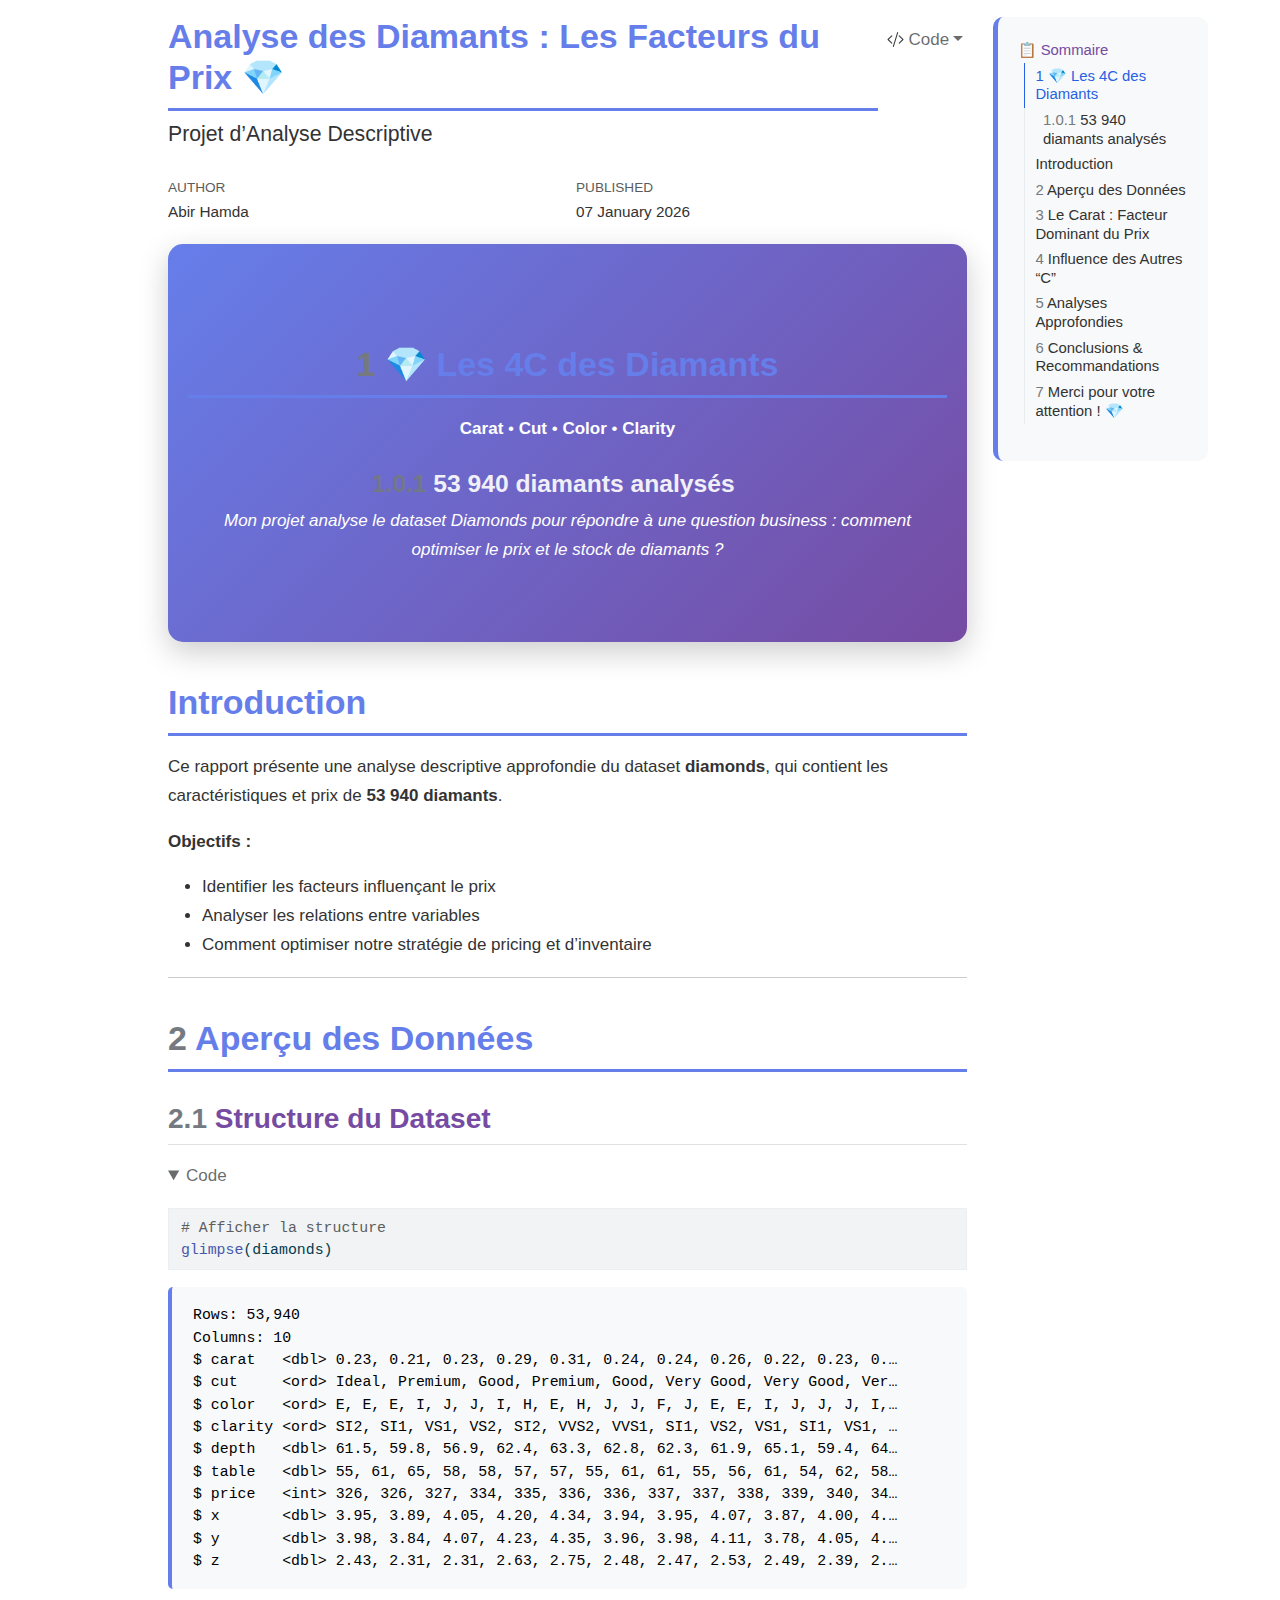
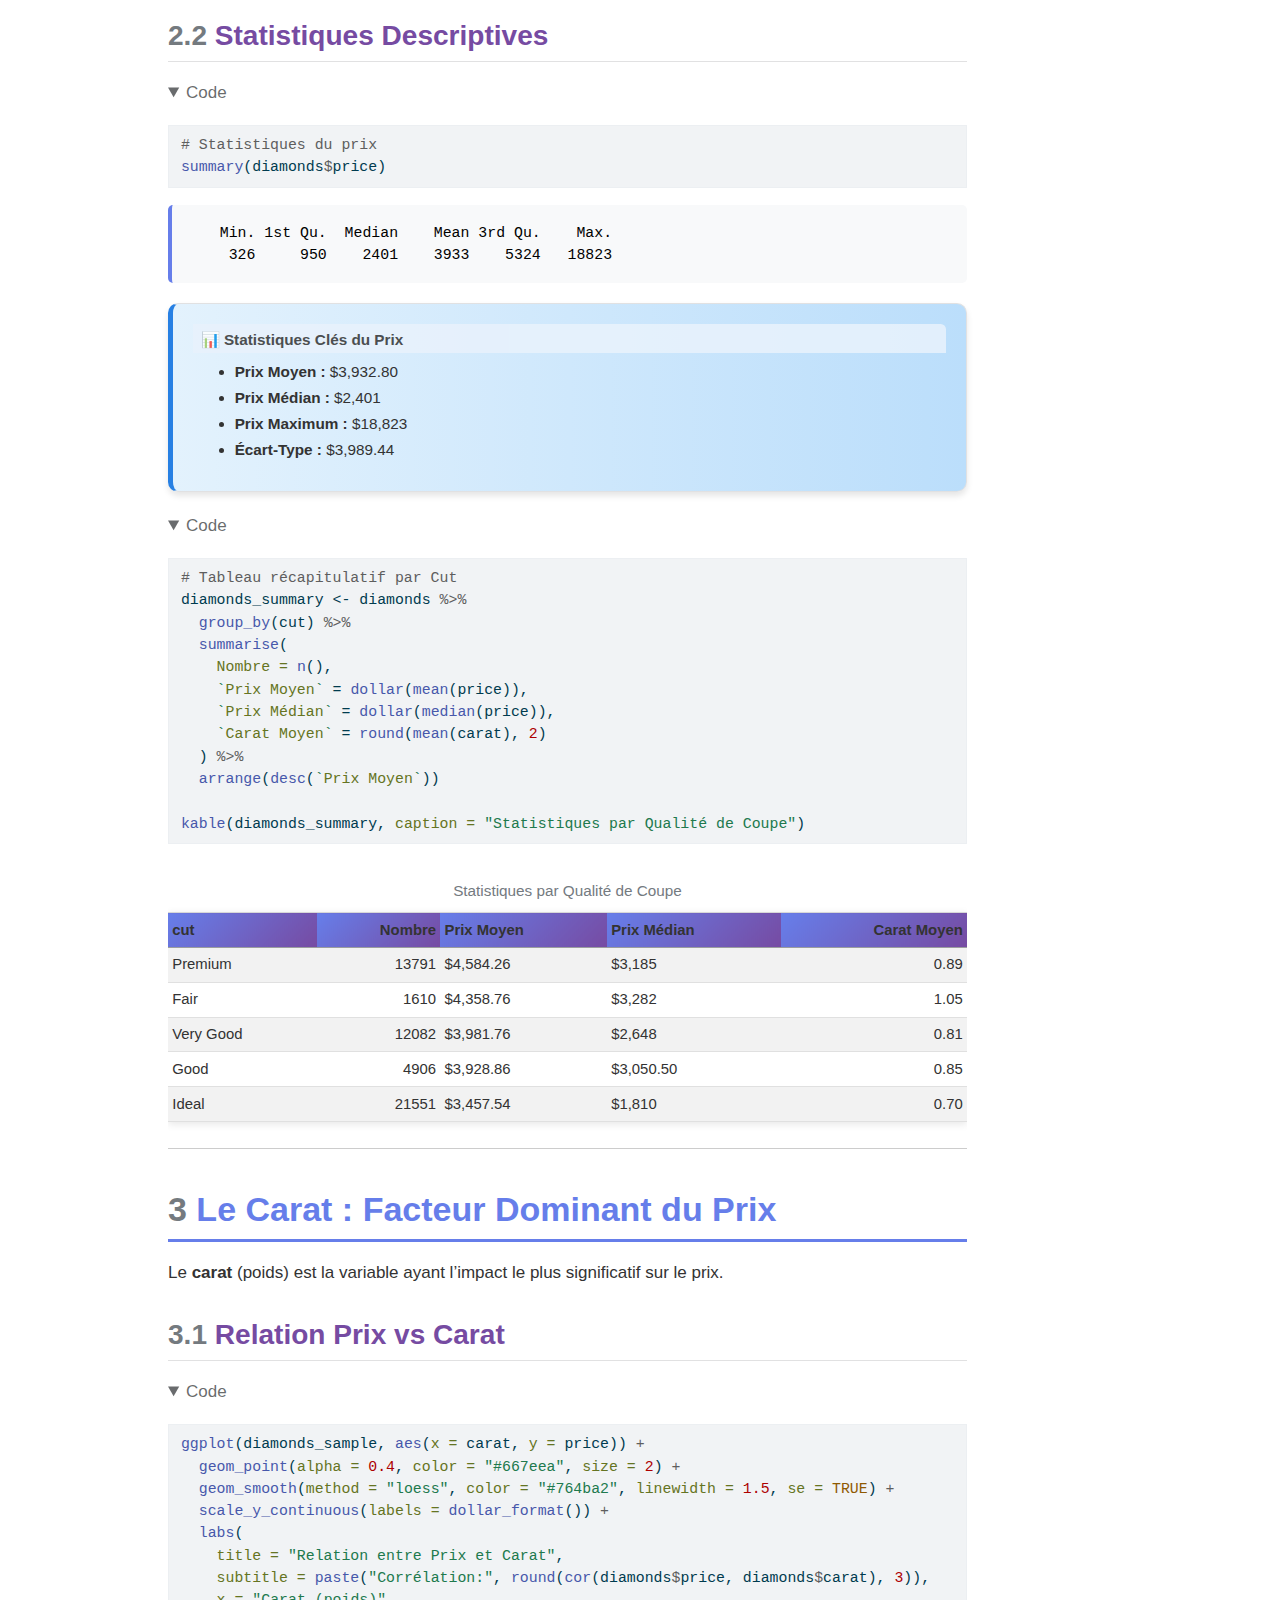
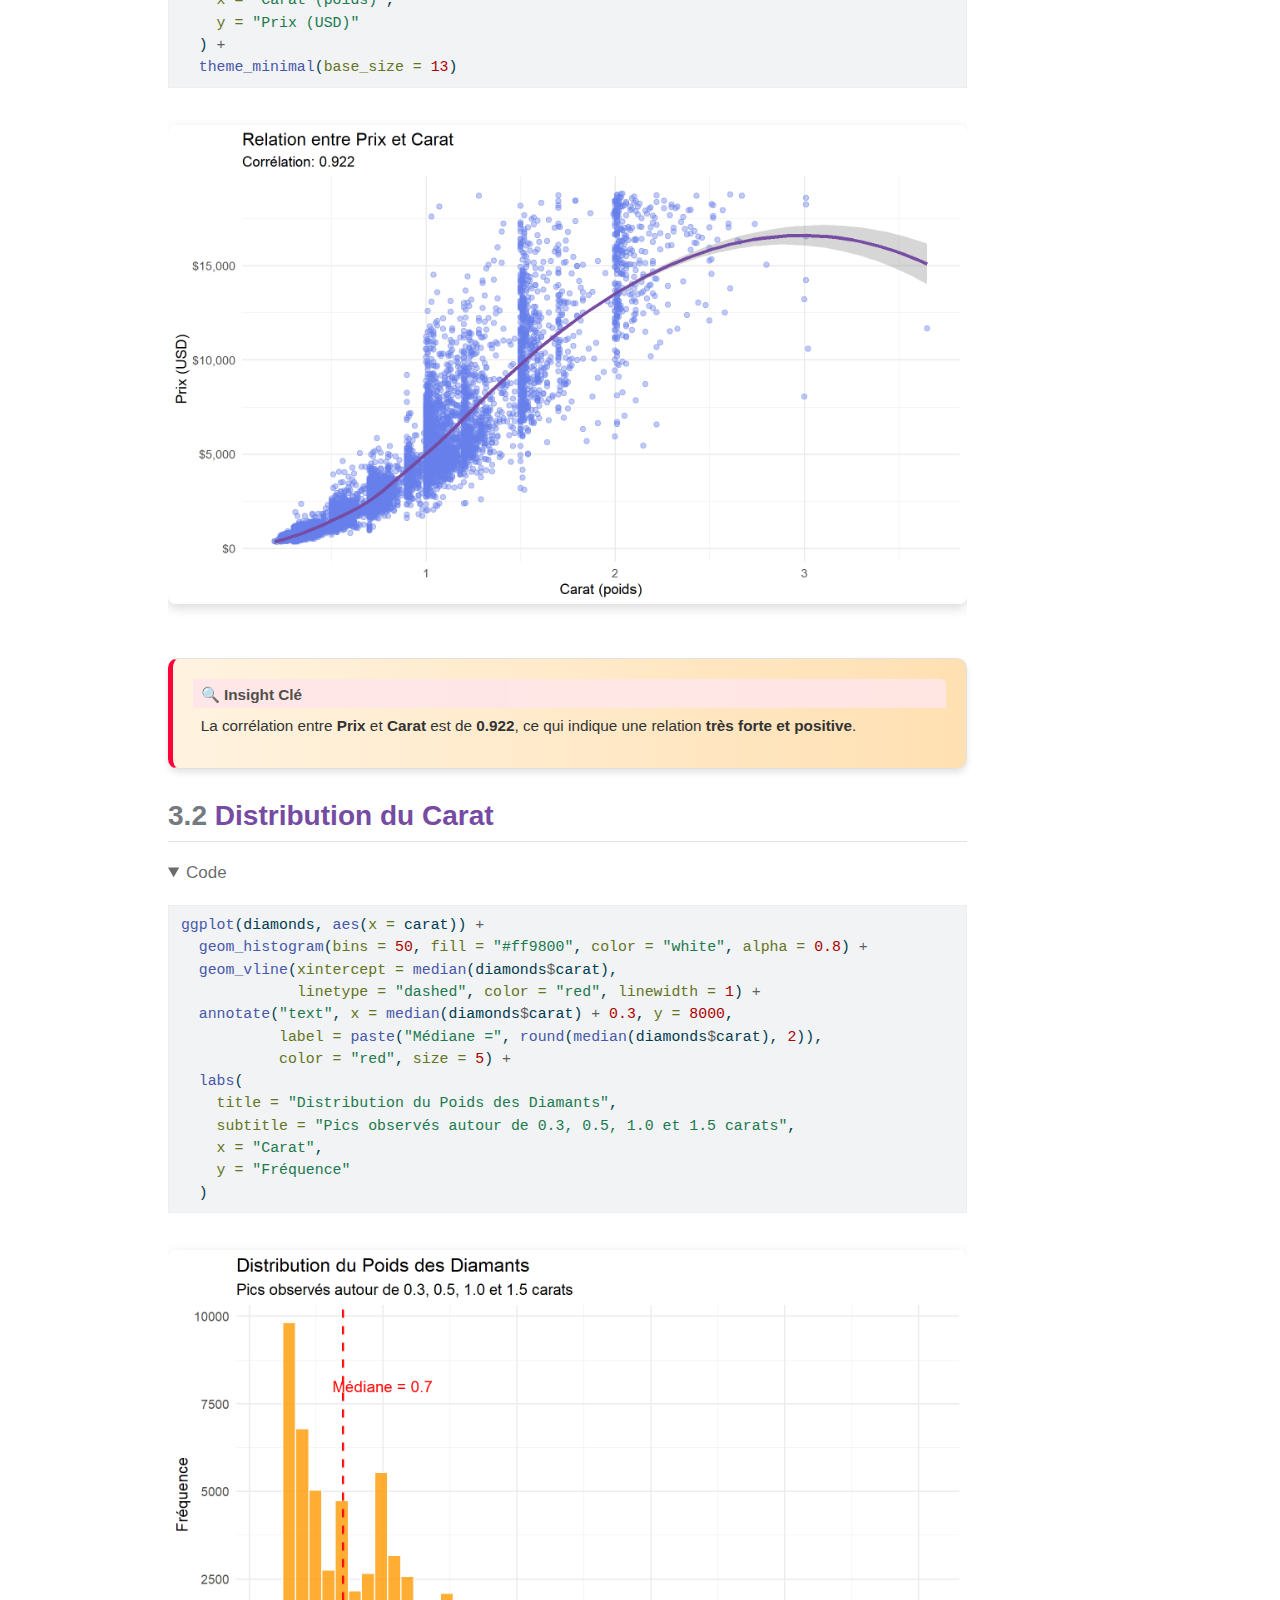
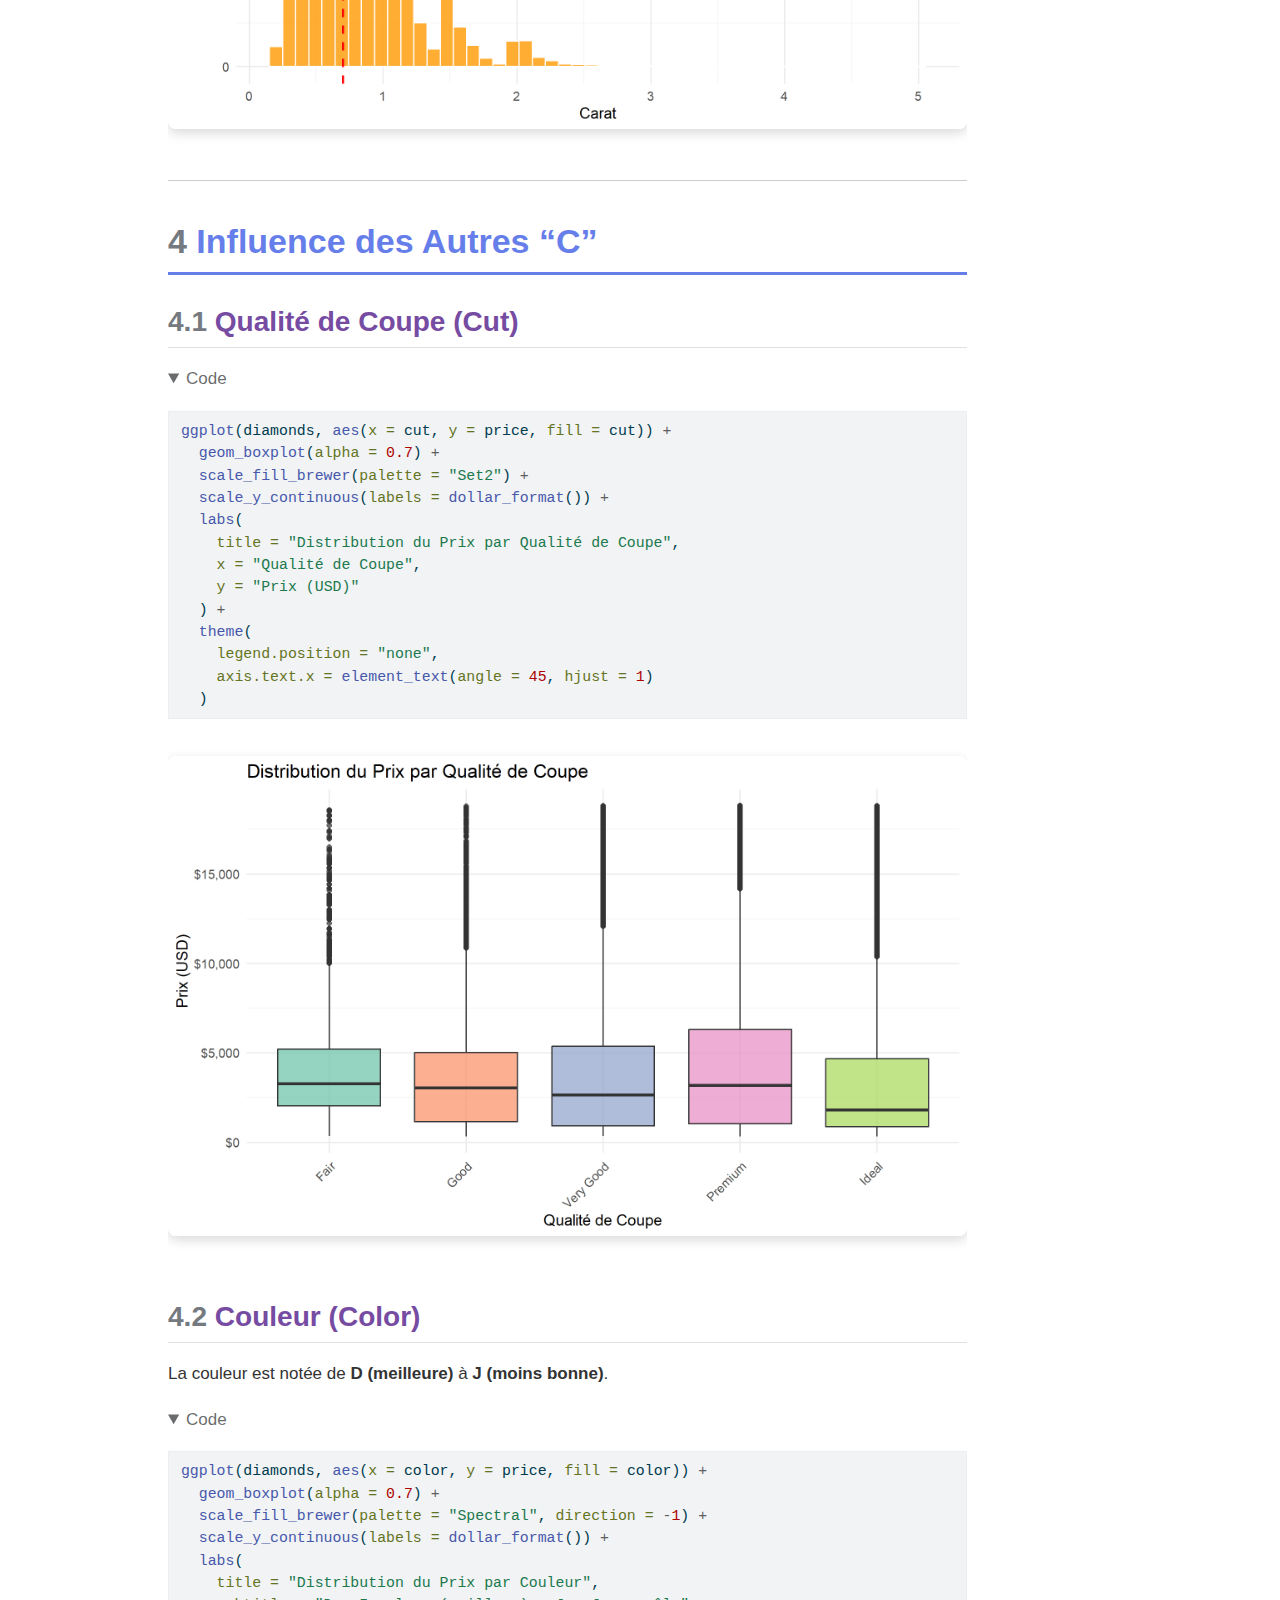
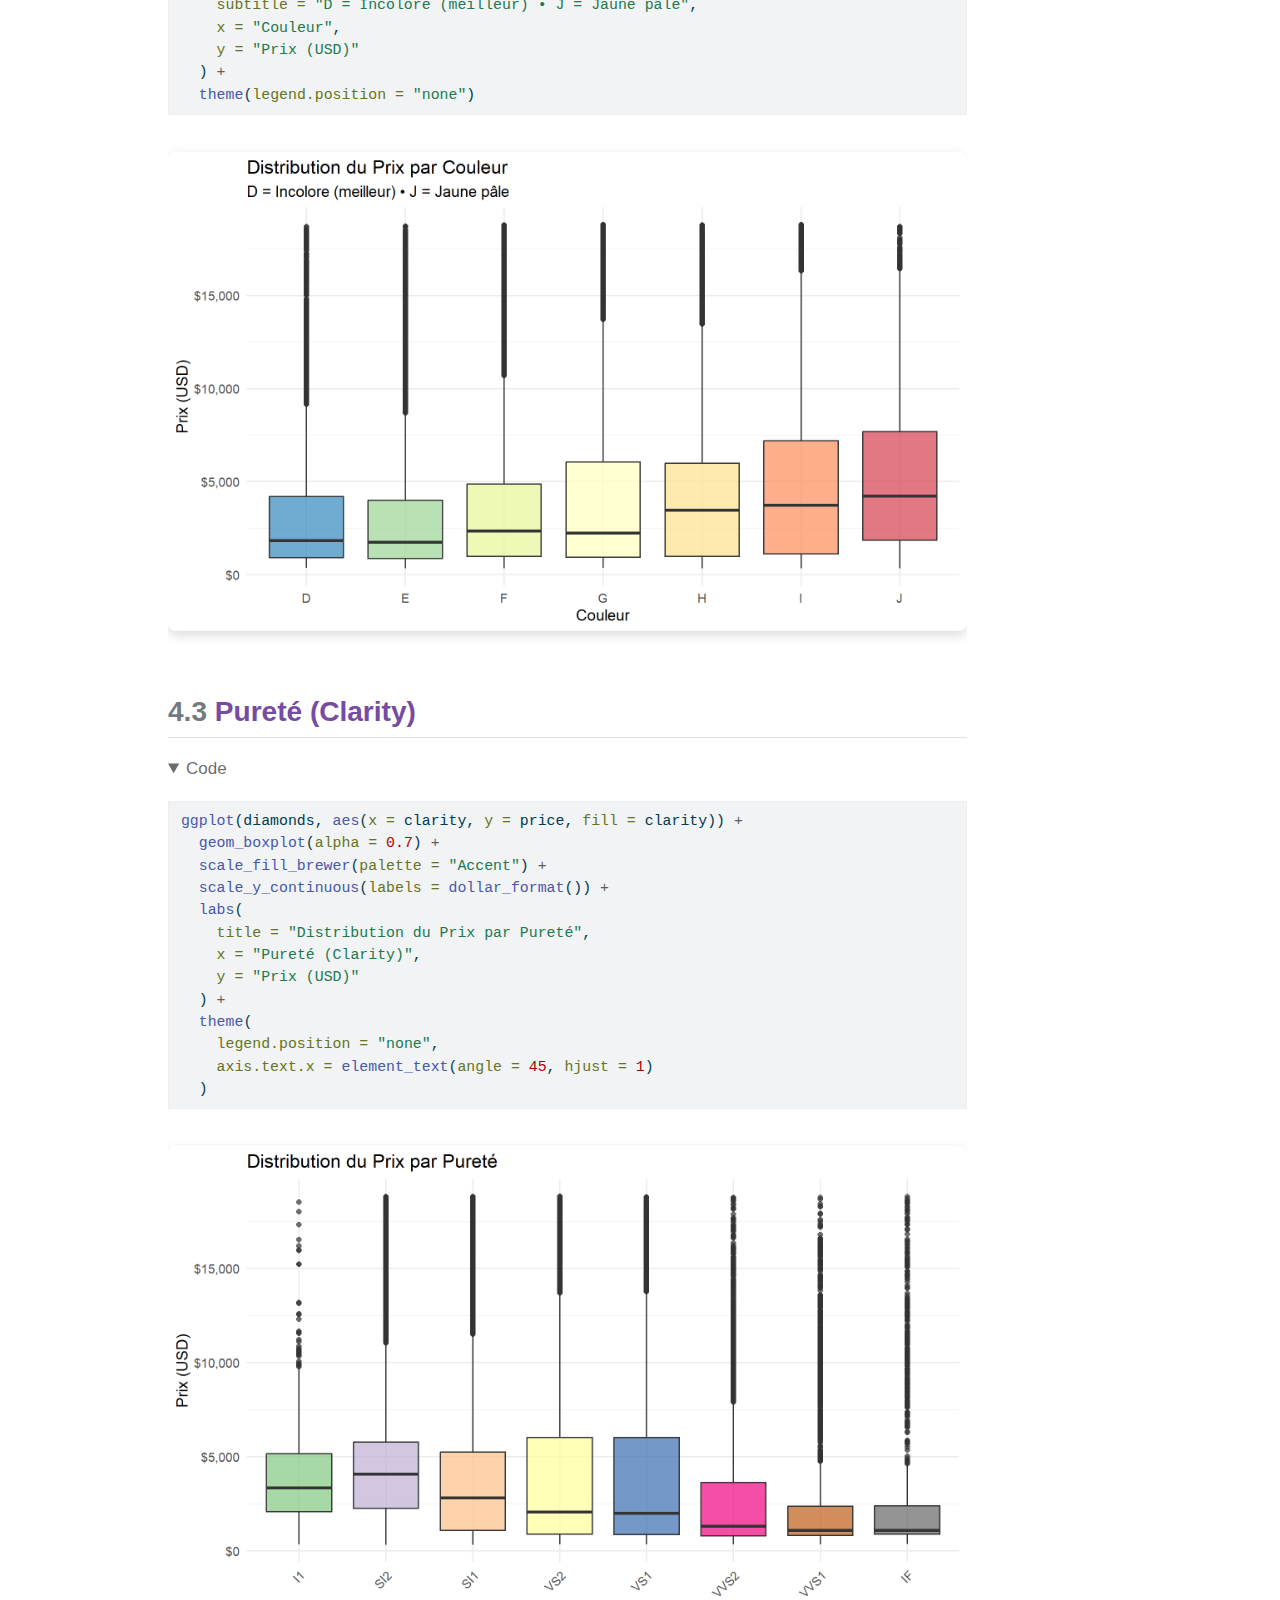
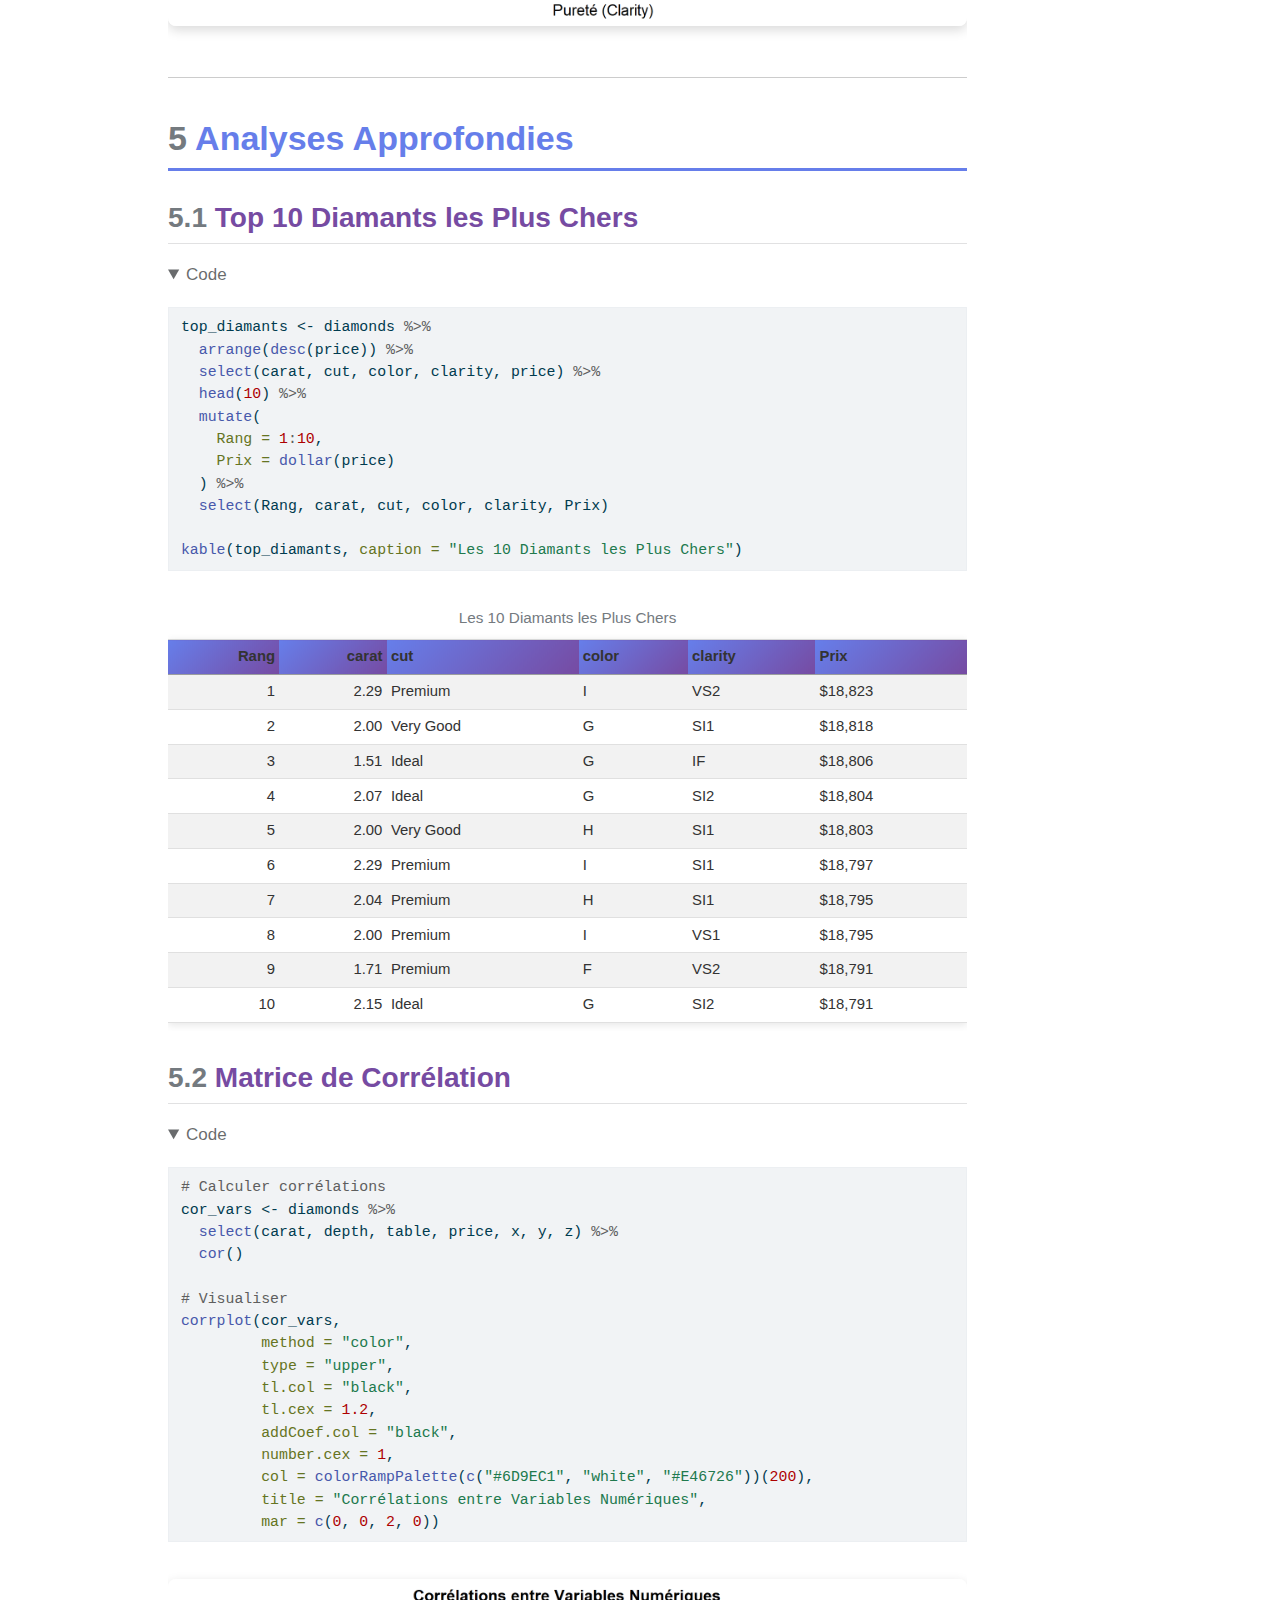
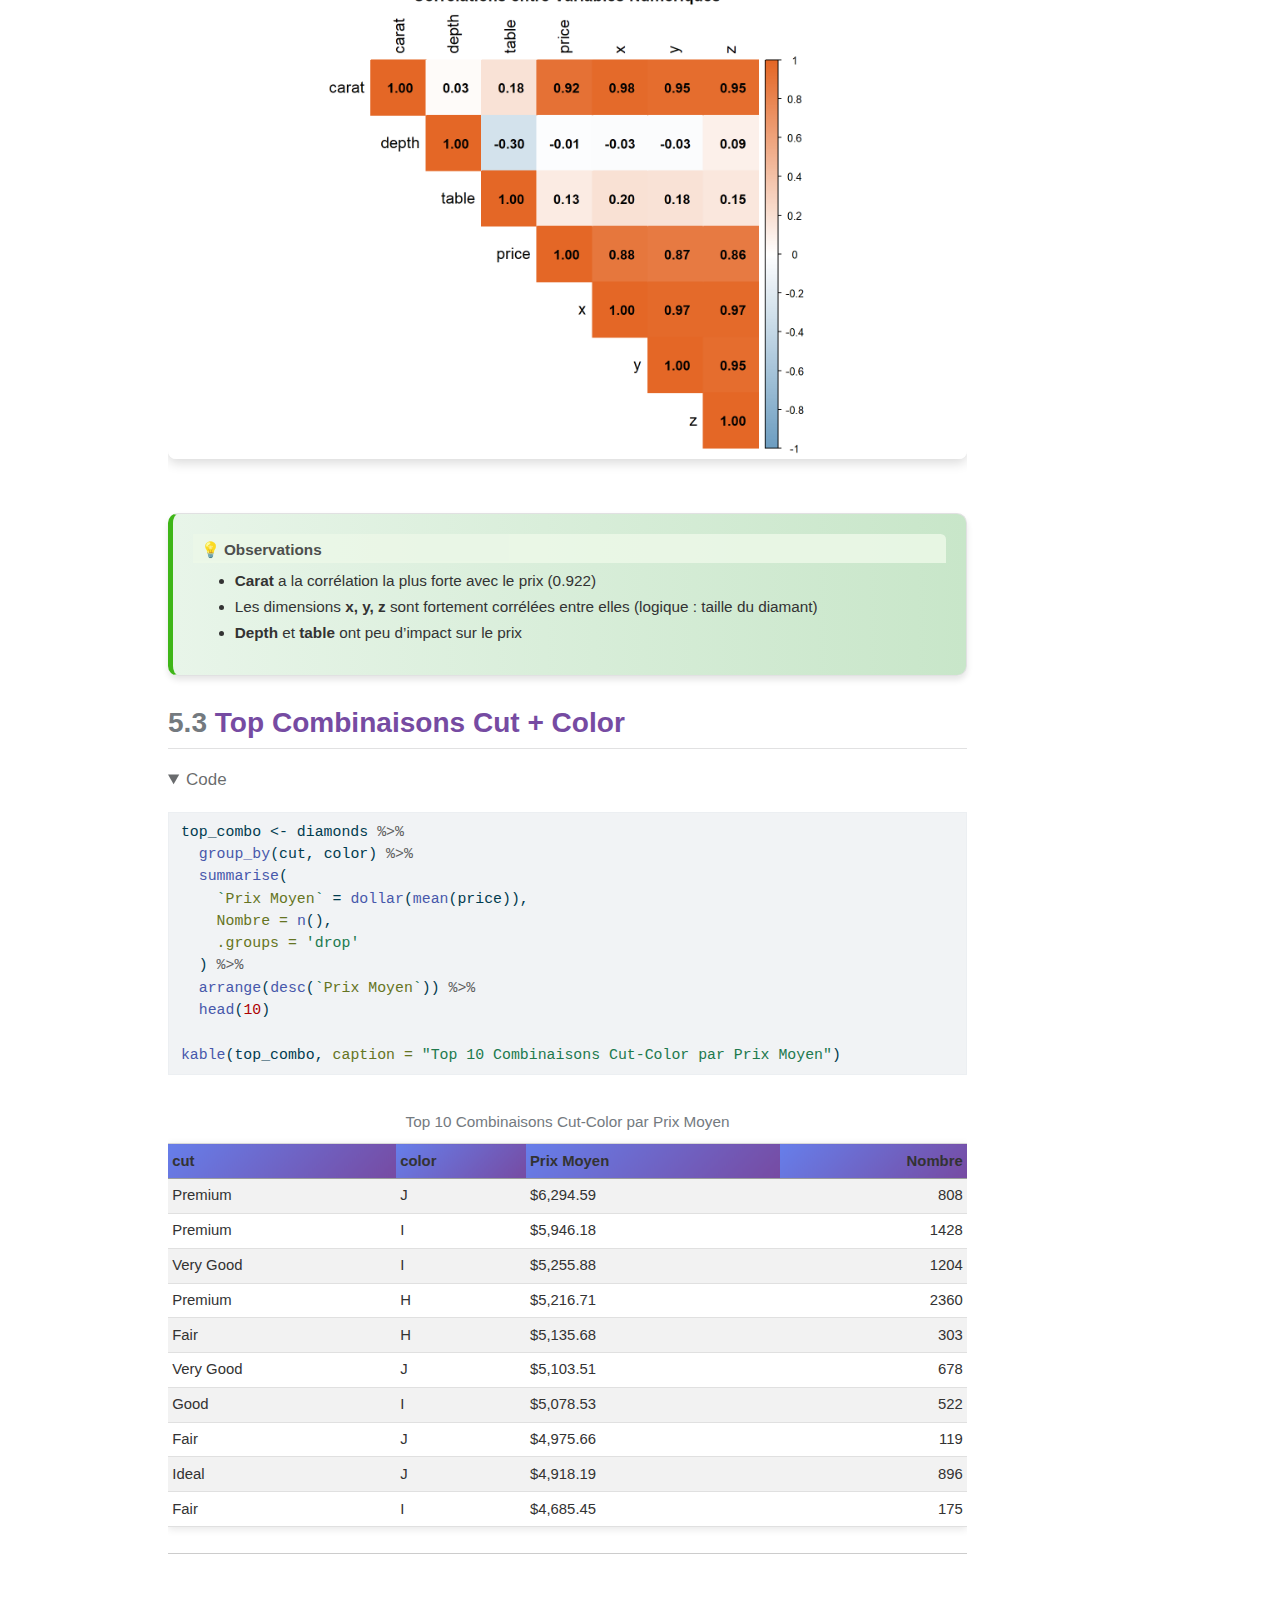
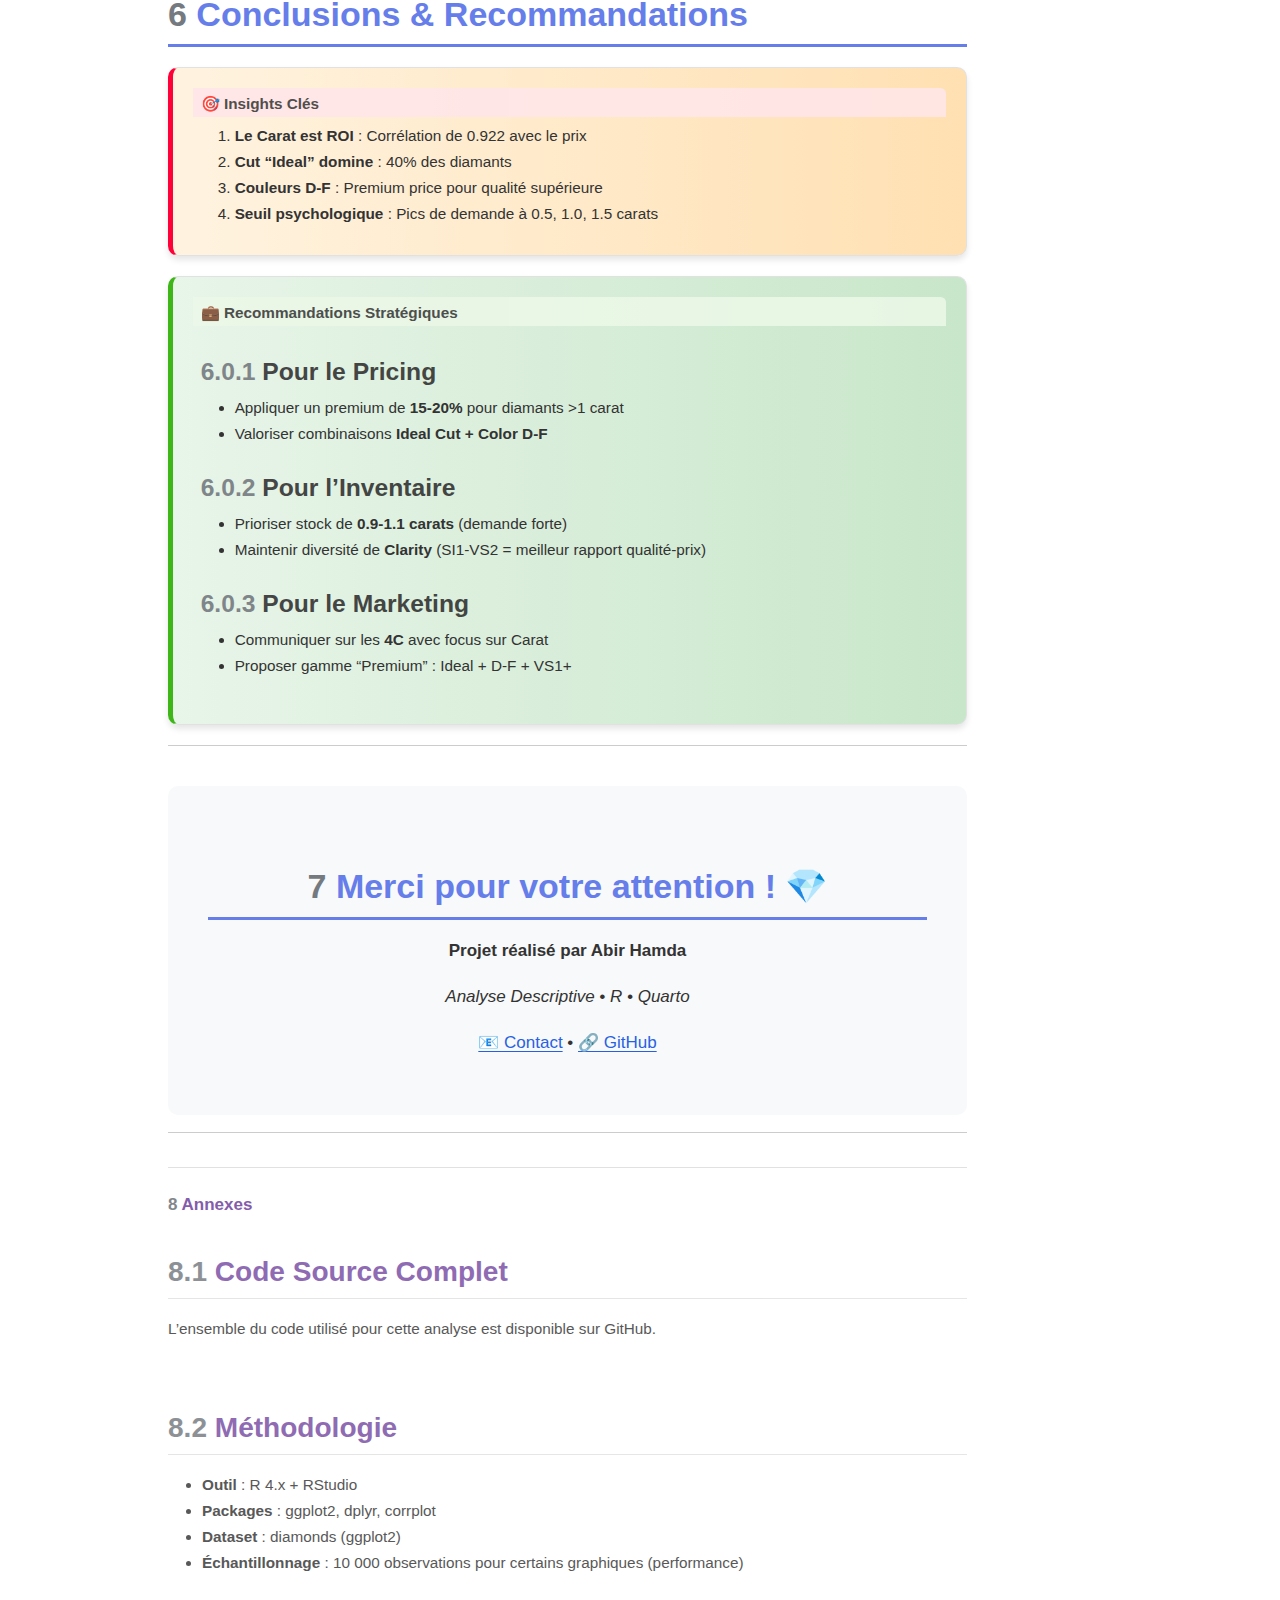
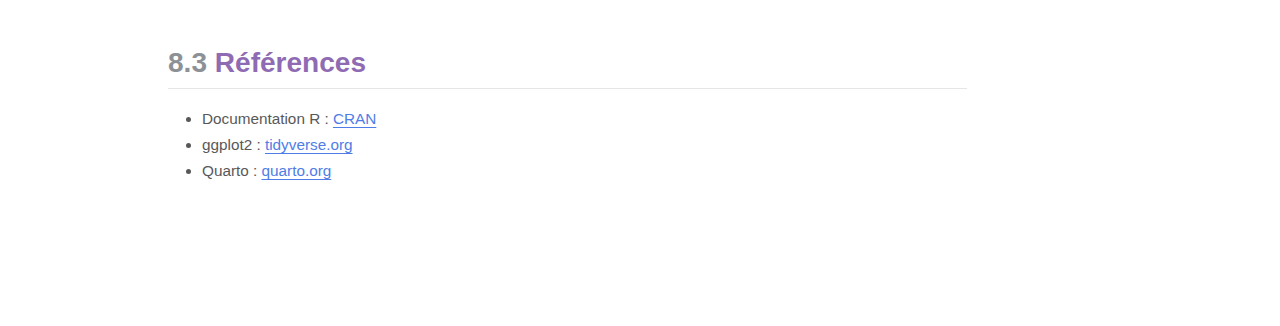
<file: index.html>
<!DOCTYPE html>
<html xmlns="http://www.w3.org/1999/xhtml" lang="en" xml:lang="en"><head>

<meta charset="utf-8">
<meta name="generator" content="quarto-1.8.26">

<meta name="viewport" content="width=device-width, initial-scale=1.0, user-scalable=yes">

<meta name="author" content="Abir Hamda">
<meta name="dcterms.date" content="2026-01-07">

<title>Analyse des Diamants : Les Facteurs du Prix 💎</title>
<style>
code{white-space: pre-wrap;}
span.smallcaps{font-variant: small-caps;}
div.columns{display: flex; gap: min(4vw, 1.5em);}
div.column{flex: auto; overflow-x: auto;}
div.hanging-indent{margin-left: 1.5em; text-indent: -1.5em;}
ul.task-list{list-style: none;}
ul.task-list li input[type="checkbox"] {
  width: 0.8em;
  margin: 0 0.8em 0.2em -1em; /* quarto-specific, see https://github.com/quarto-dev/quarto-cli/issues/4556 */ 
  vertical-align: middle;
}
/* CSS for syntax highlighting */
html { -webkit-text-size-adjust: 100%; }
pre > code.sourceCode { white-space: pre; position: relative; }
pre > code.sourceCode > span { display: inline-block; line-height: 1.25; }
pre > code.sourceCode > span:empty { height: 1.2em; }
.sourceCode { overflow: visible; }
code.sourceCode > span { color: inherit; text-decoration: inherit; }
div.sourceCode { margin: 1em 0; }
pre.sourceCode { margin: 0; }
@media screen {
div.sourceCode { overflow: auto; }
}
@media print {
pre > code.sourceCode { white-space: pre-wrap; }
pre > code.sourceCode > span { text-indent: -5em; padding-left: 5em; }
}
pre.numberSource code
  { counter-reset: source-line 0; }
pre.numberSource code > span
  { position: relative; left: -4em; counter-increment: source-line; }
pre.numberSource code > span > a:first-child::before
  { content: counter(source-line);
    position: relative; left: -1em; text-align: right; vertical-align: baseline;
    border: none; display: inline-block;
    -webkit-touch-callout: none; -webkit-user-select: none;
    -khtml-user-select: none; -moz-user-select: none;
    -ms-user-select: none; user-select: none;
    padding: 0 4px; width: 4em;
  }
pre.numberSource { margin-left: 3em;  padding-left: 4px; }
div.sourceCode
  {   }
@media screen {
pre > code.sourceCode > span > a:first-child::before { text-decoration: underline; }
}
</style>


<script src="rapport_diamants_files/libs/clipboard/clipboard.min.js"></script>
<script src="rapport_diamants_files/libs/quarto-html/quarto.js" type="module"></script>
<script src="rapport_diamants_files/libs/quarto-html/tabsets/tabsets.js" type="module"></script>
<script src="rapport_diamants_files/libs/quarto-html/axe/axe-check.js" type="module"></script>
<script src="rapport_diamants_files/libs/quarto-html/popper.min.js"></script>
<script src="rapport_diamants_files/libs/quarto-html/tippy.umd.min.js"></script>
<script src="rapport_diamants_files/libs/quarto-html/anchor.min.js"></script>
<link href="rapport_diamants_files/libs/quarto-html/tippy.css" rel="stylesheet">
<link href="rapport_diamants_files/libs/quarto-html/quarto-syntax-highlighting-587c61ba64f3a5504c4d52d930310e48.css" rel="stylesheet" id="quarto-text-highlighting-styles">
<script src="rapport_diamants_files/libs/bootstrap/bootstrap.min.js"></script>
<link href="rapport_diamants_files/libs/bootstrap/bootstrap-icons.css" rel="stylesheet">
<link href="rapport_diamants_files/libs/bootstrap/bootstrap-4d7f0bce1131f3e5f9547cd857cfbfc8.min.css" rel="stylesheet" append-hash="true" id="quarto-bootstrap" data-mode="light">
<style>html{ scroll-behavior: smooth; }</style>


<link rel="stylesheet" href="styles.css">
</head>

<body class="quarto-light">

<div id="quarto-content" class="page-columns page-rows-contents page-layout-article">
<div id="quarto-margin-sidebar" class="sidebar margin-sidebar">
  <nav id="TOC" role="doc-toc" class="toc-active">
    <h2 id="toc-title">📋 Sommaire</h2>
   
  <ul>
  <li><a href="#les-4c-des-diamants" id="toc-les-4c-des-diamants" class="nav-link active" data-scroll-target="#les-4c-des-diamants"><span class="header-section-number">1</span> 💎 Les 4C des Diamants</a>
  <ul class="collapse">
  <li><a href="#diamants-analysés" id="toc-diamants-analysés" class="nav-link" data-scroll-target="#diamants-analysés"><span class="header-section-number">1.0.1</span> 53 940 diamants analysés</a></li>
  </ul></li>
  <li><a href="#introduction" id="toc-introduction" class="nav-link" data-scroll-target="#introduction">Introduction</a></li>
  <li><a href="#aperçu-des-données" id="toc-aperçu-des-données" class="nav-link" data-scroll-target="#aperçu-des-données"><span class="header-section-number">2</span> Aperçu des Données</a>
  <ul class="collapse">
  <li><a href="#structure-du-dataset" id="toc-structure-du-dataset" class="nav-link" data-scroll-target="#structure-du-dataset"><span class="header-section-number">2.1</span> Structure du Dataset</a></li>
  <li><a href="#statistiques-descriptives" id="toc-statistiques-descriptives" class="nav-link" data-scroll-target="#statistiques-descriptives"><span class="header-section-number">2.2</span> Statistiques Descriptives</a></li>
  </ul></li>
  <li><a href="#le-carat-facteur-dominant-du-prix" id="toc-le-carat-facteur-dominant-du-prix" class="nav-link" data-scroll-target="#le-carat-facteur-dominant-du-prix"><span class="header-section-number">3</span> Le Carat : Facteur Dominant du Prix</a>
  <ul class="collapse">
  <li><a href="#relation-prix-vs-carat" id="toc-relation-prix-vs-carat" class="nav-link" data-scroll-target="#relation-prix-vs-carat"><span class="header-section-number">3.1</span> Relation Prix vs Carat</a></li>
  <li><a href="#distribution-du-carat" id="toc-distribution-du-carat" class="nav-link" data-scroll-target="#distribution-du-carat"><span class="header-section-number">3.2</span> Distribution du Carat</a></li>
  </ul></li>
  <li><a href="#influence-des-autres-c" id="toc-influence-des-autres-c" class="nav-link" data-scroll-target="#influence-des-autres-c"><span class="header-section-number">4</span> Influence des Autres “C”</a>
  <ul class="collapse">
  <li><a href="#qualité-de-coupe-cut" id="toc-qualité-de-coupe-cut" class="nav-link" data-scroll-target="#qualité-de-coupe-cut"><span class="header-section-number">4.1</span> Qualité de Coupe (Cut)</a></li>
  <li><a href="#couleur-color" id="toc-couleur-color" class="nav-link" data-scroll-target="#couleur-color"><span class="header-section-number">4.2</span> Couleur (Color)</a></li>
  <li><a href="#pureté-clarity" id="toc-pureté-clarity" class="nav-link" data-scroll-target="#pureté-clarity"><span class="header-section-number">4.3</span> Pureté (Clarity)</a></li>
  </ul></li>
  <li><a href="#analyses-approfondies" id="toc-analyses-approfondies" class="nav-link" data-scroll-target="#analyses-approfondies"><span class="header-section-number">5</span> Analyses Approfondies</a>
  <ul class="collapse">
  <li><a href="#top-10-diamants-les-plus-chers" id="toc-top-10-diamants-les-plus-chers" class="nav-link" data-scroll-target="#top-10-diamants-les-plus-chers"><span class="header-section-number">5.1</span> Top 10 Diamants les Plus Chers</a></li>
  <li><a href="#matrice-de-corrélation" id="toc-matrice-de-corrélation" class="nav-link" data-scroll-target="#matrice-de-corrélation"><span class="header-section-number">5.2</span> Matrice de Corrélation</a></li>
  <li><a href="#top-combinaisons-cut-color" id="toc-top-combinaisons-cut-color" class="nav-link" data-scroll-target="#top-combinaisons-cut-color"><span class="header-section-number">5.3</span> Top Combinaisons Cut + Color</a></li>
  </ul></li>
  <li><a href="#conclusions-recommandations" id="toc-conclusions-recommandations" class="nav-link" data-scroll-target="#conclusions-recommandations"><span class="header-section-number">6</span> Conclusions &amp; Recommandations</a></li>
  <li><a href="#merci-pour-votre-attention" id="toc-merci-pour-votre-attention" class="nav-link" data-scroll-target="#merci-pour-votre-attention"><span class="header-section-number">7</span> Merci pour votre attention ! 💎</a></li>
  
  </ul>
</nav>
</div>
<main class="content" id="quarto-document-content">

<header id="title-block-header" class="quarto-title-block default">
<div class="quarto-title">
<div class="quarto-title-block"><div><h1 class="title">Analyse des Diamants : Les Facteurs du Prix 💎</h1><button type="button" class="btn code-tools-button dropdown-toggle" id="quarto-code-tools-menu" data-bs-toggle="dropdown" aria-expanded="false"><i class="bi"></i> Code</button><ul class="dropdown-menu dropdown-menu-end" aria-labelelledby="quarto-code-tools-menu"><li><a id="quarto-show-all-code" class="dropdown-item" href="javascript:void(0)" role="button">Show All Code</a></li><li><a id="quarto-hide-all-code" class="dropdown-item" href="javascript:void(0)" role="button">Hide All Code</a></li><li><hr class="dropdown-divider"></li><li><a id="quarto-view-source" class="dropdown-item" href="javascript:void(0)" role="button">View Source</a></li></ul></div></div>
<p class="subtitle lead">Projet d’Analyse Descriptive</p>
</div>



<div class="quarto-title-meta">

    <div>
    <div class="quarto-title-meta-heading">Author</div>
    <div class="quarto-title-meta-contents">
             <p>Abir Hamda </p>
          </div>
  </div>
    
    <div>
    <div class="quarto-title-meta-heading">Published</div>
    <div class="quarto-title-meta-contents">
      <p class="date">07 January 2026</p>
    </div>
  </div>
  
    
  </div>
  


</header>


<section id="les-4c-des-diamants" class="level1 hero-banner" style="background: linear-gradient(135deg, #667eea 0%, #764ba2 100%); color: white; padding: 60px 20px; text-align: center; border-radius: 15px; margin-bottom: 30px; box-shadow: 0 10px 30px rgba(0,0,0,0.2);" data-number="1">
<h1 data-number="1"><span class="header-section-number">1</span> 💎 Les 4C des Diamants</h1>
<p><strong>Carat</strong> • <strong>Cut</strong> • <strong>Color</strong> • <strong>Clarity</strong></p>
<section id="diamants-analysés" class="level3" data-number="1.0.1">
<h3 data-number="1.0.1" class="anchored" data-anchor-id="diamants-analysés"><span class="header-section-number">1.0.1</span> 53 940 diamants analysés</h3>
<p><em>Mon projet analyse le dataset Diamonds pour répondre à une question business : comment optimiser le prix et le stock de diamants ?</em></p>
</section>
</section>
<section id="introduction" class="level1 unnumbered">
<h1 class="unnumbered">Introduction</h1>
<p>Ce rapport présente une analyse descriptive approfondie du dataset <strong>diamonds</strong>, qui contient les caractéristiques et prix de <strong>53 940 diamants</strong>.</p>
<p><strong>Objectifs :</strong></p>
<ul>
<li>Identifier les facteurs influençant le prix</li>
<li>Analyser les relations entre variables</li>
<li>Comment optimiser notre stratégie de pricing et d’inventaire</li>
</ul>
<hr>
</section>
<section id="aperçu-des-données" class="level1" data-number="2">
<h1 data-number="2"><span class="header-section-number">2</span> Aperçu des Données</h1>
<section id="structure-du-dataset" class="level2" data-number="2.1">
<h2 data-number="2.1" class="anchored" data-anchor-id="structure-du-dataset"><span class="header-section-number">2.1</span> Structure du Dataset</h2>
<div class="cell" data-layout-align="center">
<details open="" class="code-fold">
<summary>Code</summary>
<div class="code-copy-outer-scaffold"><div class="sourceCode cell-code" id="cb1"><pre class="sourceCode r code-with-copy"><code class="sourceCode r"><span id="cb1-1"><a href="#cb1-1" aria-hidden="true" tabindex="-1"></a><span class="co"># Afficher la structure</span></span>
<span id="cb1-2"><a href="#cb1-2" aria-hidden="true" tabindex="-1"></a><span class="fu">glimpse</span>(diamonds)</span></code></pre></div><button title="Copy to Clipboard" class="code-copy-button"><i class="bi"></i></button></div>
</details>
<div class="cell-output cell-output-stdout">
<pre><code>Rows: 53,940
Columns: 10
$ carat   &lt;dbl&gt; 0.23, 0.21, 0.23, 0.29, 0.31, 0.24, 0.24, 0.26, 0.22, 0.23, 0.…
$ cut     &lt;ord&gt; Ideal, Premium, Good, Premium, Good, Very Good, Very Good, Ver…
$ color   &lt;ord&gt; E, E, E, I, J, J, I, H, E, H, J, J, F, J, E, E, I, J, J, J, I,…
$ clarity &lt;ord&gt; SI2, SI1, VS1, VS2, SI2, VVS2, VVS1, SI1, VS2, VS1, SI1, VS1, …
$ depth   &lt;dbl&gt; 61.5, 59.8, 56.9, 62.4, 63.3, 62.8, 62.3, 61.9, 65.1, 59.4, 64…
$ table   &lt;dbl&gt; 55, 61, 65, 58, 58, 57, 57, 55, 61, 61, 55, 56, 61, 54, 62, 58…
$ price   &lt;int&gt; 326, 326, 327, 334, 335, 336, 336, 337, 337, 338, 339, 340, 34…
$ x       &lt;dbl&gt; 3.95, 3.89, 4.05, 4.20, 4.34, 3.94, 3.95, 4.07, 3.87, 4.00, 4.…
$ y       &lt;dbl&gt; 3.98, 3.84, 4.07, 4.23, 4.35, 3.96, 3.98, 4.11, 3.78, 4.05, 4.…
$ z       &lt;dbl&gt; 2.43, 2.31, 2.31, 2.63, 2.75, 2.48, 2.47, 2.53, 2.49, 2.39, 2.…</code></pre>
</div>
</div>
</section>
<section id="statistiques-descriptives" class="level2" data-number="2.2">
<h2 data-number="2.2" class="anchored" data-anchor-id="statistiques-descriptives"><span class="header-section-number">2.2</span> Statistiques Descriptives</h2>
<div class="cell" data-layout-align="center">
<details open="" class="code-fold">
<summary>Code</summary>
<div class="code-copy-outer-scaffold"><div class="sourceCode cell-code" id="cb3"><pre class="sourceCode r code-with-copy"><code class="sourceCode r"><span id="cb3-1"><a href="#cb3-1" aria-hidden="true" tabindex="-1"></a><span class="co"># Statistiques du prix</span></span>
<span id="cb3-2"><a href="#cb3-2" aria-hidden="true" tabindex="-1"></a><span class="fu">summary</span>(diamonds<span class="sc">$</span>price)</span></code></pre></div><button title="Copy to Clipboard" class="code-copy-button"><i class="bi"></i></button></div>
</details>
<div class="cell-output cell-output-stdout">
<pre><code>   Min. 1st Qu.  Median    Mean 3rd Qu.    Max. 
    326     950    2401    3933    5324   18823 </code></pre>
</div>
</div>
<div class="callout callout-style-default callout-note no-icon callout-titled">
<div class="callout-header d-flex align-content-center">
<div class="callout-icon-container">
<i class="callout-icon no-icon"></i>
</div>
<div class="callout-title-container flex-fill">
<span class="screen-reader-only">Note</span>📊 Statistiques Clés du Prix
</div>
</div>
<div class="callout-body-container callout-body">
<ul>
<li><strong>Prix Moyen :</strong> $3,932.80</li>
<li><strong>Prix Médian :</strong> $2,401</li>
<li><strong>Prix Maximum :</strong> $18,823</li>
<li><strong>Écart-Type :</strong> $3,989.44</li>
</ul>
</div>
</div>
<div class="cell" data-layout-align="center">
<details open="" class="code-fold">
<summary>Code</summary>
<div class="code-copy-outer-scaffold"><div class="sourceCode cell-code" id="cb5"><pre class="sourceCode r code-with-copy"><code class="sourceCode r"><span id="cb5-1"><a href="#cb5-1" aria-hidden="true" tabindex="-1"></a><span class="co"># Tableau récapitulatif par Cut</span></span>
<span id="cb5-2"><a href="#cb5-2" aria-hidden="true" tabindex="-1"></a>diamonds_summary <span class="ot">&lt;-</span> diamonds <span class="sc">%&gt;%</span></span>
<span id="cb5-3"><a href="#cb5-3" aria-hidden="true" tabindex="-1"></a>  <span class="fu">group_by</span>(cut) <span class="sc">%&gt;%</span></span>
<span id="cb5-4"><a href="#cb5-4" aria-hidden="true" tabindex="-1"></a>  <span class="fu">summarise</span>(</span>
<span id="cb5-5"><a href="#cb5-5" aria-hidden="true" tabindex="-1"></a>    <span class="at">Nombre =</span> <span class="fu">n</span>(),</span>
<span id="cb5-6"><a href="#cb5-6" aria-hidden="true" tabindex="-1"></a>    <span class="st">`</span><span class="at">Prix Moyen</span><span class="st">`</span> <span class="ot">=</span> <span class="fu">dollar</span>(<span class="fu">mean</span>(price)),</span>
<span id="cb5-7"><a href="#cb5-7" aria-hidden="true" tabindex="-1"></a>    <span class="st">`</span><span class="at">Prix Médian</span><span class="st">`</span> <span class="ot">=</span> <span class="fu">dollar</span>(<span class="fu">median</span>(price)),</span>
<span id="cb5-8"><a href="#cb5-8" aria-hidden="true" tabindex="-1"></a>    <span class="st">`</span><span class="at">Carat Moyen</span><span class="st">`</span> <span class="ot">=</span> <span class="fu">round</span>(<span class="fu">mean</span>(carat), <span class="dv">2</span>)</span>
<span id="cb5-9"><a href="#cb5-9" aria-hidden="true" tabindex="-1"></a>  ) <span class="sc">%&gt;%</span></span>
<span id="cb5-10"><a href="#cb5-10" aria-hidden="true" tabindex="-1"></a>  <span class="fu">arrange</span>(<span class="fu">desc</span>(<span class="st">`</span><span class="at">Prix Moyen</span><span class="st">`</span>))</span>
<span id="cb5-11"><a href="#cb5-11" aria-hidden="true" tabindex="-1"></a></span>
<span id="cb5-12"><a href="#cb5-12" aria-hidden="true" tabindex="-1"></a><span class="fu">kable</span>(diamonds_summary, <span class="at">caption =</span> <span class="st">"Statistiques par Qualité de Coupe"</span>)</span></code></pre></div><button title="Copy to Clipboard" class="code-copy-button"><i class="bi"></i></button></div>
</details>
<div class="cell-output-display">
<table class="caption-top table table-sm table-striped small">
<caption>Statistiques par Qualité de Coupe</caption>
<thead>
<tr class="header">
<th style="text-align: left;">cut</th>
<th style="text-align: right;">Nombre</th>
<th style="text-align: left;">Prix Moyen</th>
<th style="text-align: left;">Prix Médian</th>
<th style="text-align: right;">Carat Moyen</th>
</tr>
</thead>
<tbody>
<tr class="odd">
<td style="text-align: left;">Premium</td>
<td style="text-align: right;">13791</td>
<td style="text-align: left;">$4,584.26</td>
<td style="text-align: left;">$3,185</td>
<td style="text-align: right;">0.89</td>
</tr>
<tr class="even">
<td style="text-align: left;">Fair</td>
<td style="text-align: right;">1610</td>
<td style="text-align: left;">$4,358.76</td>
<td style="text-align: left;">$3,282</td>
<td style="text-align: right;">1.05</td>
</tr>
<tr class="odd">
<td style="text-align: left;">Very Good</td>
<td style="text-align: right;">12082</td>
<td style="text-align: left;">$3,981.76</td>
<td style="text-align: left;">$2,648</td>
<td style="text-align: right;">0.81</td>
</tr>
<tr class="even">
<td style="text-align: left;">Good</td>
<td style="text-align: right;">4906</td>
<td style="text-align: left;">$3,928.86</td>
<td style="text-align: left;">$3,050.50</td>
<td style="text-align: right;">0.85</td>
</tr>
<tr class="odd">
<td style="text-align: left;">Ideal</td>
<td style="text-align: right;">21551</td>
<td style="text-align: left;">$3,457.54</td>
<td style="text-align: left;">$1,810</td>
<td style="text-align: right;">0.70</td>
</tr>
</tbody>
</table>
</div>
</div>
<hr>
</section>
</section>
<section id="le-carat-facteur-dominant-du-prix" class="level1" data-number="3">
<h1 data-number="3"><span class="header-section-number">3</span> Le Carat : Facteur Dominant du Prix</h1>
<p>Le <strong>carat</strong> (poids) est la variable ayant l’impact le plus significatif sur le prix.</p>
<section id="relation-prix-vs-carat" class="level2" data-number="3.1">
<h2 data-number="3.1" class="anchored" data-anchor-id="relation-prix-vs-carat"><span class="header-section-number">3.1</span> Relation Prix vs Carat</h2>
<div class="cell" data-layout-align="center">
<details open="" class="code-fold">
<summary>Code</summary>
<div class="code-copy-outer-scaffold"><div class="sourceCode cell-code" id="cb6"><pre class="sourceCode r code-with-copy"><code class="sourceCode r"><span id="cb6-1"><a href="#cb6-1" aria-hidden="true" tabindex="-1"></a><span class="fu">ggplot</span>(diamonds_sample, <span class="fu">aes</span>(<span class="at">x =</span> carat, <span class="at">y =</span> price)) <span class="sc">+</span></span>
<span id="cb6-2"><a href="#cb6-2" aria-hidden="true" tabindex="-1"></a>  <span class="fu">geom_point</span>(<span class="at">alpha =</span> <span class="fl">0.4</span>, <span class="at">color =</span> <span class="st">"#667eea"</span>, <span class="at">size =</span> <span class="dv">2</span>) <span class="sc">+</span></span>
<span id="cb6-3"><a href="#cb6-3" aria-hidden="true" tabindex="-1"></a>  <span class="fu">geom_smooth</span>(<span class="at">method =</span> <span class="st">"loess"</span>, <span class="at">color =</span> <span class="st">"#764ba2"</span>, <span class="at">linewidth =</span> <span class="fl">1.5</span>, <span class="at">se =</span> <span class="cn">TRUE</span>) <span class="sc">+</span></span>
<span id="cb6-4"><a href="#cb6-4" aria-hidden="true" tabindex="-1"></a>  <span class="fu">scale_y_continuous</span>(<span class="at">labels =</span> <span class="fu">dollar_format</span>()) <span class="sc">+</span></span>
<span id="cb6-5"><a href="#cb6-5" aria-hidden="true" tabindex="-1"></a>  <span class="fu">labs</span>(</span>
<span id="cb6-6"><a href="#cb6-6" aria-hidden="true" tabindex="-1"></a>    <span class="at">title =</span> <span class="st">"Relation entre Prix et Carat"</span>,</span>
<span id="cb6-7"><a href="#cb6-7" aria-hidden="true" tabindex="-1"></a>    <span class="at">subtitle =</span> <span class="fu">paste</span>(<span class="st">"Corrélation:"</span>, <span class="fu">round</span>(<span class="fu">cor</span>(diamonds<span class="sc">$</span>price, diamonds<span class="sc">$</span>carat), <span class="dv">3</span>)),</span>
<span id="cb6-8"><a href="#cb6-8" aria-hidden="true" tabindex="-1"></a>    <span class="at">x =</span> <span class="st">"Carat (poids)"</span>,</span>
<span id="cb6-9"><a href="#cb6-9" aria-hidden="true" tabindex="-1"></a>    <span class="at">y =</span> <span class="st">"Prix (USD)"</span></span>
<span id="cb6-10"><a href="#cb6-10" aria-hidden="true" tabindex="-1"></a>  ) <span class="sc">+</span></span>
<span id="cb6-11"><a href="#cb6-11" aria-hidden="true" tabindex="-1"></a>  <span class="fu">theme_minimal</span>(<span class="at">base_size =</span> <span class="dv">13</span>)</span></code></pre></div><button title="Copy to Clipboard" class="code-copy-button"><i class="bi"></i></button></div>
</details>
<div class="cell-output-display">
<div class="quarto-figure quarto-figure-center">
<figure class="figure">
<p><img src="rapport_diamants_files/figure-html/prix-carat-1.png" class="img-fluid quarto-figure quarto-figure-center figure-img" width="960"></p>
</figure>
</div>
</div>
</div>
<div class="callout callout-style-default callout-important no-icon callout-titled">
<div class="callout-header d-flex align-content-center">
<div class="callout-icon-container">
<i class="callout-icon no-icon"></i>
</div>
<div class="callout-title-container flex-fill">
<span class="screen-reader-only">Important</span>🔍 Insight Clé
</div>
</div>
<div class="callout-body-container callout-body">
<p>La corrélation entre <strong>Prix</strong> et <strong>Carat</strong> est de <strong>0.922</strong>, ce qui indique une relation <strong>très forte et positive</strong>.</p>
</div>
</div>
</section>
<section id="distribution-du-carat" class="level2" data-number="3.2">
<h2 data-number="3.2" class="anchored" data-anchor-id="distribution-du-carat"><span class="header-section-number">3.2</span> Distribution du Carat</h2>
<div class="cell" data-layout-align="center">
<details open="" class="code-fold">
<summary>Code</summary>
<div class="code-copy-outer-scaffold"><div class="sourceCode cell-code" id="cb7"><pre class="sourceCode r code-with-copy"><code class="sourceCode r"><span id="cb7-1"><a href="#cb7-1" aria-hidden="true" tabindex="-1"></a><span class="fu">ggplot</span>(diamonds, <span class="fu">aes</span>(<span class="at">x =</span> carat)) <span class="sc">+</span></span>
<span id="cb7-2"><a href="#cb7-2" aria-hidden="true" tabindex="-1"></a>  <span class="fu">geom_histogram</span>(<span class="at">bins =</span> <span class="dv">50</span>, <span class="at">fill =</span> <span class="st">"#ff9800"</span>, <span class="at">color =</span> <span class="st">"white"</span>, <span class="at">alpha =</span> <span class="fl">0.8</span>) <span class="sc">+</span></span>
<span id="cb7-3"><a href="#cb7-3" aria-hidden="true" tabindex="-1"></a>  <span class="fu">geom_vline</span>(<span class="at">xintercept =</span> <span class="fu">median</span>(diamonds<span class="sc">$</span>carat), </span>
<span id="cb7-4"><a href="#cb7-4" aria-hidden="true" tabindex="-1"></a>             <span class="at">linetype =</span> <span class="st">"dashed"</span>, <span class="at">color =</span> <span class="st">"red"</span>, <span class="at">linewidth =</span> <span class="dv">1</span>) <span class="sc">+</span></span>
<span id="cb7-5"><a href="#cb7-5" aria-hidden="true" tabindex="-1"></a>  <span class="fu">annotate</span>(<span class="st">"text"</span>, <span class="at">x =</span> <span class="fu">median</span>(diamonds<span class="sc">$</span>carat) <span class="sc">+</span> <span class="fl">0.3</span>, <span class="at">y =</span> <span class="dv">8000</span>, </span>
<span id="cb7-6"><a href="#cb7-6" aria-hidden="true" tabindex="-1"></a>           <span class="at">label =</span> <span class="fu">paste</span>(<span class="st">"Médiane ="</span>, <span class="fu">round</span>(<span class="fu">median</span>(diamonds<span class="sc">$</span>carat), <span class="dv">2</span>)), </span>
<span id="cb7-7"><a href="#cb7-7" aria-hidden="true" tabindex="-1"></a>           <span class="at">color =</span> <span class="st">"red"</span>, <span class="at">size =</span> <span class="dv">5</span>) <span class="sc">+</span></span>
<span id="cb7-8"><a href="#cb7-8" aria-hidden="true" tabindex="-1"></a>  <span class="fu">labs</span>(</span>
<span id="cb7-9"><a href="#cb7-9" aria-hidden="true" tabindex="-1"></a>    <span class="at">title =</span> <span class="st">"Distribution du Poids des Diamants"</span>,</span>
<span id="cb7-10"><a href="#cb7-10" aria-hidden="true" tabindex="-1"></a>    <span class="at">subtitle =</span> <span class="st">"Pics observés autour de 0.3, 0.5, 1.0 et 1.5 carats"</span>,</span>
<span id="cb7-11"><a href="#cb7-11" aria-hidden="true" tabindex="-1"></a>    <span class="at">x =</span> <span class="st">"Carat"</span>,</span>
<span id="cb7-12"><a href="#cb7-12" aria-hidden="true" tabindex="-1"></a>    <span class="at">y =</span> <span class="st">"Fréquence"</span></span>
<span id="cb7-13"><a href="#cb7-13" aria-hidden="true" tabindex="-1"></a>  )</span></code></pre></div><button title="Copy to Clipboard" class="code-copy-button"><i class="bi"></i></button></div>
</details>
<div class="cell-output-display">
<div class="quarto-figure quarto-figure-center">
<figure class="figure">
<p><img src="rapport_diamants_files/figure-html/dist-carat-1.png" class="img-fluid quarto-figure quarto-figure-center figure-img" width="960"></p>
</figure>
</div>
</div>
</div>
<hr>
</section>
</section>
<section id="influence-des-autres-c" class="level1" data-number="4">
<h1 data-number="4"><span class="header-section-number">4</span> Influence des Autres “C”</h1>
<section id="qualité-de-coupe-cut" class="level2" data-number="4.1">
<h2 data-number="4.1" class="anchored" data-anchor-id="qualité-de-coupe-cut"><span class="header-section-number">4.1</span> Qualité de Coupe (Cut)</h2>
<div class="cell" data-layout-align="center">
<details open="" class="code-fold">
<summary>Code</summary>
<div class="code-copy-outer-scaffold"><div class="sourceCode cell-code" id="cb8"><pre class="sourceCode r code-with-copy"><code class="sourceCode r"><span id="cb8-1"><a href="#cb8-1" aria-hidden="true" tabindex="-1"></a><span class="fu">ggplot</span>(diamonds, <span class="fu">aes</span>(<span class="at">x =</span> cut, <span class="at">y =</span> price, <span class="at">fill =</span> cut)) <span class="sc">+</span></span>
<span id="cb8-2"><a href="#cb8-2" aria-hidden="true" tabindex="-1"></a>  <span class="fu">geom_boxplot</span>(<span class="at">alpha =</span> <span class="fl">0.7</span>) <span class="sc">+</span></span>
<span id="cb8-3"><a href="#cb8-3" aria-hidden="true" tabindex="-1"></a>  <span class="fu">scale_fill_brewer</span>(<span class="at">palette =</span> <span class="st">"Set2"</span>) <span class="sc">+</span></span>
<span id="cb8-4"><a href="#cb8-4" aria-hidden="true" tabindex="-1"></a>  <span class="fu">scale_y_continuous</span>(<span class="at">labels =</span> <span class="fu">dollar_format</span>()) <span class="sc">+</span></span>
<span id="cb8-5"><a href="#cb8-5" aria-hidden="true" tabindex="-1"></a>  <span class="fu">labs</span>(</span>
<span id="cb8-6"><a href="#cb8-6" aria-hidden="true" tabindex="-1"></a>    <span class="at">title =</span> <span class="st">"Distribution du Prix par Qualité de Coupe"</span>,</span>
<span id="cb8-7"><a href="#cb8-7" aria-hidden="true" tabindex="-1"></a>    <span class="at">x =</span> <span class="st">"Qualité de Coupe"</span>,</span>
<span id="cb8-8"><a href="#cb8-8" aria-hidden="true" tabindex="-1"></a>    <span class="at">y =</span> <span class="st">"Prix (USD)"</span></span>
<span id="cb8-9"><a href="#cb8-9" aria-hidden="true" tabindex="-1"></a>  ) <span class="sc">+</span></span>
<span id="cb8-10"><a href="#cb8-10" aria-hidden="true" tabindex="-1"></a>  <span class="fu">theme</span>(</span>
<span id="cb8-11"><a href="#cb8-11" aria-hidden="true" tabindex="-1"></a>    <span class="at">legend.position =</span> <span class="st">"none"</span>,</span>
<span id="cb8-12"><a href="#cb8-12" aria-hidden="true" tabindex="-1"></a>    <span class="at">axis.text.x =</span> <span class="fu">element_text</span>(<span class="at">angle =</span> <span class="dv">45</span>, <span class="at">hjust =</span> <span class="dv">1</span>)</span>
<span id="cb8-13"><a href="#cb8-13" aria-hidden="true" tabindex="-1"></a>  )</span></code></pre></div><button title="Copy to Clipboard" class="code-copy-button"><i class="bi"></i></button></div>
</details>
<div class="cell-output-display">
<div class="quarto-figure quarto-figure-center">
<figure class="figure">
<p><img src="rapport_diamants_files/figure-html/boxplot-cut-1.png" class="img-fluid quarto-figure quarto-figure-center figure-img" width="960"></p>
</figure>
</div>
</div>
</div>
</section>
<section id="couleur-color" class="level2" data-number="4.2">
<h2 data-number="4.2" class="anchored" data-anchor-id="couleur-color"><span class="header-section-number">4.2</span> Couleur (Color)</h2>
<p>La couleur est notée de <strong>D (meilleure)</strong> à <strong>J (moins bonne)</strong>.</p>
<div class="cell" data-layout-align="center">
<details open="" class="code-fold">
<summary>Code</summary>
<div class="code-copy-outer-scaffold"><div class="sourceCode cell-code" id="cb9"><pre class="sourceCode r code-with-copy"><code class="sourceCode r"><span id="cb9-1"><a href="#cb9-1" aria-hidden="true" tabindex="-1"></a><span class="fu">ggplot</span>(diamonds, <span class="fu">aes</span>(<span class="at">x =</span> color, <span class="at">y =</span> price, <span class="at">fill =</span> color)) <span class="sc">+</span></span>
<span id="cb9-2"><a href="#cb9-2" aria-hidden="true" tabindex="-1"></a>  <span class="fu">geom_boxplot</span>(<span class="at">alpha =</span> <span class="fl">0.7</span>) <span class="sc">+</span></span>
<span id="cb9-3"><a href="#cb9-3" aria-hidden="true" tabindex="-1"></a>  <span class="fu">scale_fill_brewer</span>(<span class="at">palette =</span> <span class="st">"Spectral"</span>, <span class="at">direction =</span> <span class="sc">-</span><span class="dv">1</span>) <span class="sc">+</span></span>
<span id="cb9-4"><a href="#cb9-4" aria-hidden="true" tabindex="-1"></a>  <span class="fu">scale_y_continuous</span>(<span class="at">labels =</span> <span class="fu">dollar_format</span>()) <span class="sc">+</span></span>
<span id="cb9-5"><a href="#cb9-5" aria-hidden="true" tabindex="-1"></a>  <span class="fu">labs</span>(</span>
<span id="cb9-6"><a href="#cb9-6" aria-hidden="true" tabindex="-1"></a>    <span class="at">title =</span> <span class="st">"Distribution du Prix par Couleur"</span>,</span>
<span id="cb9-7"><a href="#cb9-7" aria-hidden="true" tabindex="-1"></a>    <span class="at">subtitle =</span> <span class="st">"D = Incolore (meilleur) • J = Jaune pâle"</span>,</span>
<span id="cb9-8"><a href="#cb9-8" aria-hidden="true" tabindex="-1"></a>    <span class="at">x =</span> <span class="st">"Couleur"</span>,</span>
<span id="cb9-9"><a href="#cb9-9" aria-hidden="true" tabindex="-1"></a>    <span class="at">y =</span> <span class="st">"Prix (USD)"</span></span>
<span id="cb9-10"><a href="#cb9-10" aria-hidden="true" tabindex="-1"></a>  ) <span class="sc">+</span></span>
<span id="cb9-11"><a href="#cb9-11" aria-hidden="true" tabindex="-1"></a>  <span class="fu">theme</span>(<span class="at">legend.position =</span> <span class="st">"none"</span>)</span></code></pre></div><button title="Copy to Clipboard" class="code-copy-button"><i class="bi"></i></button></div>
</details>
<div class="cell-output-display">
<div class="quarto-figure quarto-figure-center">
<figure class="figure">
<p><img src="rapport_diamants_files/figure-html/boxplot-color-1.png" class="img-fluid quarto-figure quarto-figure-center figure-img" width="960"></p>
</figure>
</div>
</div>
</div>
</section>
<section id="pureté-clarity" class="level2" data-number="4.3">
<h2 data-number="4.3" class="anchored" data-anchor-id="pureté-clarity"><span class="header-section-number">4.3</span> Pureté (Clarity)</h2>
<div class="cell" data-layout-align="center">
<details open="" class="code-fold">
<summary>Code</summary>
<div class="code-copy-outer-scaffold"><div class="sourceCode cell-code" id="cb10"><pre class="sourceCode r code-with-copy"><code class="sourceCode r"><span id="cb10-1"><a href="#cb10-1" aria-hidden="true" tabindex="-1"></a><span class="fu">ggplot</span>(diamonds, <span class="fu">aes</span>(<span class="at">x =</span> clarity, <span class="at">y =</span> price, <span class="at">fill =</span> clarity)) <span class="sc">+</span></span>
<span id="cb10-2"><a href="#cb10-2" aria-hidden="true" tabindex="-1"></a>  <span class="fu">geom_boxplot</span>(<span class="at">alpha =</span> <span class="fl">0.7</span>) <span class="sc">+</span></span>
<span id="cb10-3"><a href="#cb10-3" aria-hidden="true" tabindex="-1"></a>  <span class="fu">scale_fill_brewer</span>(<span class="at">palette =</span> <span class="st">"Accent"</span>) <span class="sc">+</span></span>
<span id="cb10-4"><a href="#cb10-4" aria-hidden="true" tabindex="-1"></a>  <span class="fu">scale_y_continuous</span>(<span class="at">labels =</span> <span class="fu">dollar_format</span>()) <span class="sc">+</span></span>
<span id="cb10-5"><a href="#cb10-5" aria-hidden="true" tabindex="-1"></a>  <span class="fu">labs</span>(</span>
<span id="cb10-6"><a href="#cb10-6" aria-hidden="true" tabindex="-1"></a>    <span class="at">title =</span> <span class="st">"Distribution du Prix par Pureté"</span>,</span>
<span id="cb10-7"><a href="#cb10-7" aria-hidden="true" tabindex="-1"></a>    <span class="at">x =</span> <span class="st">"Pureté (Clarity)"</span>,</span>
<span id="cb10-8"><a href="#cb10-8" aria-hidden="true" tabindex="-1"></a>    <span class="at">y =</span> <span class="st">"Prix (USD)"</span></span>
<span id="cb10-9"><a href="#cb10-9" aria-hidden="true" tabindex="-1"></a>  ) <span class="sc">+</span></span>
<span id="cb10-10"><a href="#cb10-10" aria-hidden="true" tabindex="-1"></a>  <span class="fu">theme</span>(</span>
<span id="cb10-11"><a href="#cb10-11" aria-hidden="true" tabindex="-1"></a>    <span class="at">legend.position =</span> <span class="st">"none"</span>,</span>
<span id="cb10-12"><a href="#cb10-12" aria-hidden="true" tabindex="-1"></a>    <span class="at">axis.text.x =</span> <span class="fu">element_text</span>(<span class="at">angle =</span> <span class="dv">45</span>, <span class="at">hjust =</span> <span class="dv">1</span>)</span>
<span id="cb10-13"><a href="#cb10-13" aria-hidden="true" tabindex="-1"></a>  )</span></code></pre></div><button title="Copy to Clipboard" class="code-copy-button"><i class="bi"></i></button></div>
</details>
<div class="cell-output-display">
<div class="quarto-figure quarto-figure-center">
<figure class="figure">
<p><img src="rapport_diamants_files/figure-html/boxplot-clarity-1.png" class="img-fluid quarto-figure quarto-figure-center figure-img" width="960"></p>
</figure>
</div>
</div>
</div>
<hr>
</section>
</section>
<section id="analyses-approfondies" class="level1" data-number="5">
<h1 data-number="5"><span class="header-section-number">5</span> Analyses Approfondies</h1>
<section id="top-10-diamants-les-plus-chers" class="level2" data-number="5.1">
<h2 data-number="5.1" class="anchored" data-anchor-id="top-10-diamants-les-plus-chers"><span class="header-section-number">5.1</span> Top 10 Diamants les Plus Chers</h2>
<div class="cell" data-layout-align="center">
<details open="" class="code-fold">
<summary>Code</summary>
<div class="code-copy-outer-scaffold"><div class="sourceCode cell-code" id="cb11"><pre class="sourceCode r code-with-copy"><code class="sourceCode r"><span id="cb11-1"><a href="#cb11-1" aria-hidden="true" tabindex="-1"></a>top_diamants <span class="ot">&lt;-</span> diamonds <span class="sc">%&gt;%</span></span>
<span id="cb11-2"><a href="#cb11-2" aria-hidden="true" tabindex="-1"></a>  <span class="fu">arrange</span>(<span class="fu">desc</span>(price)) <span class="sc">%&gt;%</span></span>
<span id="cb11-3"><a href="#cb11-3" aria-hidden="true" tabindex="-1"></a>  <span class="fu">select</span>(carat, cut, color, clarity, price) <span class="sc">%&gt;%</span></span>
<span id="cb11-4"><a href="#cb11-4" aria-hidden="true" tabindex="-1"></a>  <span class="fu">head</span>(<span class="dv">10</span>) <span class="sc">%&gt;%</span></span>
<span id="cb11-5"><a href="#cb11-5" aria-hidden="true" tabindex="-1"></a>  <span class="fu">mutate</span>(</span>
<span id="cb11-6"><a href="#cb11-6" aria-hidden="true" tabindex="-1"></a>    <span class="at">Rang =</span> <span class="dv">1</span><span class="sc">:</span><span class="dv">10</span>,</span>
<span id="cb11-7"><a href="#cb11-7" aria-hidden="true" tabindex="-1"></a>    <span class="at">Prix =</span> <span class="fu">dollar</span>(price)</span>
<span id="cb11-8"><a href="#cb11-8" aria-hidden="true" tabindex="-1"></a>  ) <span class="sc">%&gt;%</span></span>
<span id="cb11-9"><a href="#cb11-9" aria-hidden="true" tabindex="-1"></a>  <span class="fu">select</span>(Rang, carat, cut, color, clarity, Prix)</span>
<span id="cb11-10"><a href="#cb11-10" aria-hidden="true" tabindex="-1"></a></span>
<span id="cb11-11"><a href="#cb11-11" aria-hidden="true" tabindex="-1"></a><span class="fu">kable</span>(top_diamants, <span class="at">caption =</span> <span class="st">"Les 10 Diamants les Plus Chers"</span>)</span></code></pre></div><button title="Copy to Clipboard" class="code-copy-button"><i class="bi"></i></button></div>
</details>
<div class="cell-output-display">
<table class="caption-top table table-sm table-striped small">
<caption>Les 10 Diamants les Plus Chers</caption>
<thead>
<tr class="header">
<th style="text-align: right;">Rang</th>
<th style="text-align: right;">carat</th>
<th style="text-align: left;">cut</th>
<th style="text-align: left;">color</th>
<th style="text-align: left;">clarity</th>
<th style="text-align: left;">Prix</th>
</tr>
</thead>
<tbody>
<tr class="odd">
<td style="text-align: right;">1</td>
<td style="text-align: right;">2.29</td>
<td style="text-align: left;">Premium</td>
<td style="text-align: left;">I</td>
<td style="text-align: left;">VS2</td>
<td style="text-align: left;">$18,823</td>
</tr>
<tr class="even">
<td style="text-align: right;">2</td>
<td style="text-align: right;">2.00</td>
<td style="text-align: left;">Very Good</td>
<td style="text-align: left;">G</td>
<td style="text-align: left;">SI1</td>
<td style="text-align: left;">$18,818</td>
</tr>
<tr class="odd">
<td style="text-align: right;">3</td>
<td style="text-align: right;">1.51</td>
<td style="text-align: left;">Ideal</td>
<td style="text-align: left;">G</td>
<td style="text-align: left;">IF</td>
<td style="text-align: left;">$18,806</td>
</tr>
<tr class="even">
<td style="text-align: right;">4</td>
<td style="text-align: right;">2.07</td>
<td style="text-align: left;">Ideal</td>
<td style="text-align: left;">G</td>
<td style="text-align: left;">SI2</td>
<td style="text-align: left;">$18,804</td>
</tr>
<tr class="odd">
<td style="text-align: right;">5</td>
<td style="text-align: right;">2.00</td>
<td style="text-align: left;">Very Good</td>
<td style="text-align: left;">H</td>
<td style="text-align: left;">SI1</td>
<td style="text-align: left;">$18,803</td>
</tr>
<tr class="even">
<td style="text-align: right;">6</td>
<td style="text-align: right;">2.29</td>
<td style="text-align: left;">Premium</td>
<td style="text-align: left;">I</td>
<td style="text-align: left;">SI1</td>
<td style="text-align: left;">$18,797</td>
</tr>
<tr class="odd">
<td style="text-align: right;">7</td>
<td style="text-align: right;">2.04</td>
<td style="text-align: left;">Premium</td>
<td style="text-align: left;">H</td>
<td style="text-align: left;">SI1</td>
<td style="text-align: left;">$18,795</td>
</tr>
<tr class="even">
<td style="text-align: right;">8</td>
<td style="text-align: right;">2.00</td>
<td style="text-align: left;">Premium</td>
<td style="text-align: left;">I</td>
<td style="text-align: left;">VS1</td>
<td style="text-align: left;">$18,795</td>
</tr>
<tr class="odd">
<td style="text-align: right;">9</td>
<td style="text-align: right;">1.71</td>
<td style="text-align: left;">Premium</td>
<td style="text-align: left;">F</td>
<td style="text-align: left;">VS2</td>
<td style="text-align: left;">$18,791</td>
</tr>
<tr class="even">
<td style="text-align: right;">10</td>
<td style="text-align: right;">2.15</td>
<td style="text-align: left;">Ideal</td>
<td style="text-align: left;">G</td>
<td style="text-align: left;">SI2</td>
<td style="text-align: left;">$18,791</td>
</tr>
</tbody>
</table>
</div>
</div>
</section>
<section id="matrice-de-corrélation" class="level2" data-number="5.2">
<h2 data-number="5.2" class="anchored" data-anchor-id="matrice-de-corrélation"><span class="header-section-number">5.2</span> Matrice de Corrélation</h2>
<div class="cell" data-layout-align="center">
<details open="" class="code-fold">
<summary>Code</summary>
<div class="code-copy-outer-scaffold"><div class="sourceCode cell-code" id="cb12"><pre class="sourceCode r code-with-copy"><code class="sourceCode r"><span id="cb12-1"><a href="#cb12-1" aria-hidden="true" tabindex="-1"></a><span class="co"># Calculer corrélations</span></span>
<span id="cb12-2"><a href="#cb12-2" aria-hidden="true" tabindex="-1"></a>cor_vars <span class="ot">&lt;-</span> diamonds <span class="sc">%&gt;%</span></span>
<span id="cb12-3"><a href="#cb12-3" aria-hidden="true" tabindex="-1"></a>  <span class="fu">select</span>(carat, depth, table, price, x, y, z) <span class="sc">%&gt;%</span></span>
<span id="cb12-4"><a href="#cb12-4" aria-hidden="true" tabindex="-1"></a>  <span class="fu">cor</span>()</span>
<span id="cb12-5"><a href="#cb12-5" aria-hidden="true" tabindex="-1"></a></span>
<span id="cb12-6"><a href="#cb12-6" aria-hidden="true" tabindex="-1"></a><span class="co"># Visualiser</span></span>
<span id="cb12-7"><a href="#cb12-7" aria-hidden="true" tabindex="-1"></a><span class="fu">corrplot</span>(cor_vars, </span>
<span id="cb12-8"><a href="#cb12-8" aria-hidden="true" tabindex="-1"></a>         <span class="at">method =</span> <span class="st">"color"</span>, </span>
<span id="cb12-9"><a href="#cb12-9" aria-hidden="true" tabindex="-1"></a>         <span class="at">type =</span> <span class="st">"upper"</span>,</span>
<span id="cb12-10"><a href="#cb12-10" aria-hidden="true" tabindex="-1"></a>         <span class="at">tl.col =</span> <span class="st">"black"</span>,</span>
<span id="cb12-11"><a href="#cb12-11" aria-hidden="true" tabindex="-1"></a>         <span class="at">tl.cex =</span> <span class="fl">1.2</span>,</span>
<span id="cb12-12"><a href="#cb12-12" aria-hidden="true" tabindex="-1"></a>         <span class="at">addCoef.col =</span> <span class="st">"black"</span>,</span>
<span id="cb12-13"><a href="#cb12-13" aria-hidden="true" tabindex="-1"></a>         <span class="at">number.cex =</span> <span class="dv">1</span>,</span>
<span id="cb12-14"><a href="#cb12-14" aria-hidden="true" tabindex="-1"></a>         <span class="at">col =</span> <span class="fu">colorRampPalette</span>(<span class="fu">c</span>(<span class="st">"#6D9EC1"</span>, <span class="st">"white"</span>, <span class="st">"#E46726"</span>))(<span class="dv">200</span>),</span>
<span id="cb12-15"><a href="#cb12-15" aria-hidden="true" tabindex="-1"></a>         <span class="at">title =</span> <span class="st">"Corrélations entre Variables Numériques"</span>,</span>
<span id="cb12-16"><a href="#cb12-16" aria-hidden="true" tabindex="-1"></a>         <span class="at">mar =</span> <span class="fu">c</span>(<span class="dv">0</span>, <span class="dv">0</span>, <span class="dv">2</span>, <span class="dv">0</span>))</span></code></pre></div><button title="Copy to Clipboard" class="code-copy-button"><i class="bi"></i></button></div>
</details>
<div class="cell-output-display">
<div class="quarto-figure quarto-figure-center">
<figure class="figure">
<p><img src="rapport_diamants_files/figure-html/correlation-1.png" class="img-fluid quarto-figure quarto-figure-center figure-img" width="960"></p>
</figure>
</div>
</div>
</div>
<div class="callout callout-style-default callout-tip no-icon callout-titled">
<div class="callout-header d-flex align-content-center">
<div class="callout-icon-container">
<i class="callout-icon no-icon"></i>
</div>
<div class="callout-title-container flex-fill">
<span class="screen-reader-only">Tip</span>💡 Observations
</div>
</div>
<div class="callout-body-container callout-body">
<ul>
<li><strong>Carat</strong> a la corrélation la plus forte avec le prix (0.922)</li>
<li>Les dimensions <strong>x, y, z</strong> sont fortement corrélées entre elles (logique : taille du diamant)</li>
<li><strong>Depth</strong> et <strong>table</strong> ont peu d’impact sur le prix</li>
</ul>
</div>
</div>
</section>
<section id="top-combinaisons-cut-color" class="level2" data-number="5.3">
<h2 data-number="5.3" class="anchored" data-anchor-id="top-combinaisons-cut-color"><span class="header-section-number">5.3</span> Top Combinaisons Cut + Color</h2>
<div class="cell" data-layout-align="center">
<details open="" class="code-fold">
<summary>Code</summary>
<div class="code-copy-outer-scaffold"><div class="sourceCode cell-code" id="cb13"><pre class="sourceCode r code-with-copy"><code class="sourceCode r"><span id="cb13-1"><a href="#cb13-1" aria-hidden="true" tabindex="-1"></a>top_combo <span class="ot">&lt;-</span> diamonds <span class="sc">%&gt;%</span></span>
<span id="cb13-2"><a href="#cb13-2" aria-hidden="true" tabindex="-1"></a>  <span class="fu">group_by</span>(cut, color) <span class="sc">%&gt;%</span></span>
<span id="cb13-3"><a href="#cb13-3" aria-hidden="true" tabindex="-1"></a>  <span class="fu">summarise</span>(</span>
<span id="cb13-4"><a href="#cb13-4" aria-hidden="true" tabindex="-1"></a>    <span class="st">`</span><span class="at">Prix Moyen</span><span class="st">`</span> <span class="ot">=</span> <span class="fu">dollar</span>(<span class="fu">mean</span>(price)),</span>
<span id="cb13-5"><a href="#cb13-5" aria-hidden="true" tabindex="-1"></a>    <span class="at">Nombre =</span> <span class="fu">n</span>(),</span>
<span id="cb13-6"><a href="#cb13-6" aria-hidden="true" tabindex="-1"></a>    <span class="at">.groups =</span> <span class="st">'drop'</span></span>
<span id="cb13-7"><a href="#cb13-7" aria-hidden="true" tabindex="-1"></a>  ) <span class="sc">%&gt;%</span></span>
<span id="cb13-8"><a href="#cb13-8" aria-hidden="true" tabindex="-1"></a>  <span class="fu">arrange</span>(<span class="fu">desc</span>(<span class="st">`</span><span class="at">Prix Moyen</span><span class="st">`</span>)) <span class="sc">%&gt;%</span></span>
<span id="cb13-9"><a href="#cb13-9" aria-hidden="true" tabindex="-1"></a>  <span class="fu">head</span>(<span class="dv">10</span>)</span>
<span id="cb13-10"><a href="#cb13-10" aria-hidden="true" tabindex="-1"></a></span>
<span id="cb13-11"><a href="#cb13-11" aria-hidden="true" tabindex="-1"></a><span class="fu">kable</span>(top_combo, <span class="at">caption =</span> <span class="st">"Top 10 Combinaisons Cut-Color par Prix Moyen"</span>)</span></code></pre></div><button title="Copy to Clipboard" class="code-copy-button"><i class="bi"></i></button></div>
</details>
<div class="cell-output-display">
<table class="caption-top table table-sm table-striped small">
<caption>Top 10 Combinaisons Cut-Color par Prix Moyen</caption>
<thead>
<tr class="header">
<th style="text-align: left;">cut</th>
<th style="text-align: left;">color</th>
<th style="text-align: left;">Prix Moyen</th>
<th style="text-align: right;">Nombre</th>
</tr>
</thead>
<tbody>
<tr class="odd">
<td style="text-align: left;">Premium</td>
<td style="text-align: left;">J</td>
<td style="text-align: left;">$6,294.59</td>
<td style="text-align: right;">808</td>
</tr>
<tr class="even">
<td style="text-align: left;">Premium</td>
<td style="text-align: left;">I</td>
<td style="text-align: left;">$5,946.18</td>
<td style="text-align: right;">1428</td>
</tr>
<tr class="odd">
<td style="text-align: left;">Very Good</td>
<td style="text-align: left;">I</td>
<td style="text-align: left;">$5,255.88</td>
<td style="text-align: right;">1204</td>
</tr>
<tr class="even">
<td style="text-align: left;">Premium</td>
<td style="text-align: left;">H</td>
<td style="text-align: left;">$5,216.71</td>
<td style="text-align: right;">2360</td>
</tr>
<tr class="odd">
<td style="text-align: left;">Fair</td>
<td style="text-align: left;">H</td>
<td style="text-align: left;">$5,135.68</td>
<td style="text-align: right;">303</td>
</tr>
<tr class="even">
<td style="text-align: left;">Very Good</td>
<td style="text-align: left;">J</td>
<td style="text-align: left;">$5,103.51</td>
<td style="text-align: right;">678</td>
</tr>
<tr class="odd">
<td style="text-align: left;">Good</td>
<td style="text-align: left;">I</td>
<td style="text-align: left;">$5,078.53</td>
<td style="text-align: right;">522</td>
</tr>
<tr class="even">
<td style="text-align: left;">Fair</td>
<td style="text-align: left;">J</td>
<td style="text-align: left;">$4,975.66</td>
<td style="text-align: right;">119</td>
</tr>
<tr class="odd">
<td style="text-align: left;">Ideal</td>
<td style="text-align: left;">J</td>
<td style="text-align: left;">$4,918.19</td>
<td style="text-align: right;">896</td>
</tr>
<tr class="even">
<td style="text-align: left;">Fair</td>
<td style="text-align: left;">I</td>
<td style="text-align: left;">$4,685.45</td>
<td style="text-align: right;">175</td>
</tr>
</tbody>
</table>
</div>
</div>
<hr>
</section>
</section>
<section id="conclusions-recommandations" class="level1" data-number="6">
<h1 data-number="6"><span class="header-section-number">6</span> Conclusions &amp; Recommandations</h1>
<div class="callout callout-style-default callout-important no-icon callout-titled">
<div class="callout-header d-flex align-content-center">
<div class="callout-icon-container">
<i class="callout-icon no-icon"></i>
</div>
<div class="callout-title-container flex-fill">
<span class="screen-reader-only">Important</span>🎯 Insights Clés
</div>
</div>
<div class="callout-body-container callout-body">
<ol type="1">
<li><strong>Le Carat est ROI</strong> : Corrélation de 0.922 avec le prix</li>
<li><strong>Cut “Ideal” domine</strong> : 40% des diamants</li>
<li><strong>Couleurs D-F</strong> : Premium price pour qualité supérieure</li>
<li><strong>Seuil psychologique</strong> : Pics de demande à 0.5, 1.0, 1.5 carats</li>
</ol>
</div>
</div>
<div class="callout callout-style-default callout-tip no-icon callout-titled">
<div class="callout-header d-flex align-content-center">
<div class="callout-icon-container">
<i class="callout-icon no-icon"></i>
</div>
<div class="callout-title-container flex-fill">
<span class="screen-reader-only">Tip</span>💼 Recommandations Stratégiques
</div>
</div>
<div class="callout-body-container callout-body">
<section id="pour-le-pricing" class="level3" data-number="6.0.1">
<h3 data-number="6.0.1" class="anchored" data-anchor-id="pour-le-pricing"><span class="header-section-number">6.0.1</span> Pour le Pricing</h3>
<ul>
<li>Appliquer un premium de <strong>15-20%</strong> pour diamants &gt;1 carat</li>
<li>Valoriser combinaisons <strong>Ideal Cut + Color D-F</strong></li>
</ul>
</section>
<section id="pour-linventaire" class="level3" data-number="6.0.2">
<h3 data-number="6.0.2" class="anchored" data-anchor-id="pour-linventaire"><span class="header-section-number">6.0.2</span> Pour l’Inventaire</h3>
<ul>
<li>Prioriser stock de <strong>0.9-1.1 carats</strong> (demande forte)</li>
<li>Maintenir diversité de <strong>Clarity</strong> (SI1-VS2 = meilleur rapport qualité-prix)</li>
</ul>
</section>
<section id="pour-le-marketing" class="level3" data-number="6.0.3">
<h3 data-number="6.0.3" class="anchored" data-anchor-id="pour-le-marketing"><span class="header-section-number">6.0.3</span> Pour le Marketing</h3>
<ul>
<li>Communiquer sur les <strong>4C</strong> avec focus sur Carat</li>
<li>Proposer gamme “Premium” : Ideal + D-F + VS1+</li>
</ul>
</section>
</div>
</div>
<hr>
</section>
<section id="merci-pour-votre-attention" class="level1" style="text-align: center; padding: 40px; background: #f8f9fa; border-radius: 10px; margin-top: 40px;" data-number="7">
<h1 data-number="7"><span class="header-section-number">7</span> Merci pour votre attention ! 💎</h1>
<p><strong>Projet réalisé par Abir Hamda</strong></p>
<p><em>Analyse Descriptive • R • Quarto</em></p>
<p><a href="mailto:votre.email@exemple.com">📧 Contact</a> • <a href="https://github.com/">🔗 GitHub</a></p>
</section>
<hr>


<div id="quarto-appendix" class="default"><section id="annexes" class="level1 appendix" data-number="8"><h2 class="anchored quarto-appendix-heading"><span class="header-section-number">8</span> Annexes</h2><div class="quarto-appendix-contents">

<section id="code-source-complet" class="level2" data-number="8.1">
<h2 data-number="8.1" class="anchored" data-anchor-id="code-source-complet"><span class="header-section-number">8.1</span> Code Source Complet</h2>
<p>L’ensemble du code utilisé pour cette analyse est disponible sur GitHub.</p>
</section>
<section id="méthodologie" class="level2" data-number="8.2">
<h2 data-number="8.2" class="anchored" data-anchor-id="méthodologie"><span class="header-section-number">8.2</span> Méthodologie</h2>
<ul>
<li><strong>Outil</strong> : R 4.x + RStudio</li>
<li><strong>Packages</strong> : ggplot2, dplyr, corrplot</li>
<li><strong>Dataset</strong> : diamonds (ggplot2)</li>
<li><strong>Échantillonnage</strong> : 10 000 observations pour certains graphiques (performance)</li>
</ul>
</section>
<section id="références" class="level2" data-number="8.3">
<h2 data-number="8.3" class="anchored" data-anchor-id="références"><span class="header-section-number">8.3</span> Références</h2>
<ul>
<li>Documentation R : <a href="https://cran.r-project.org/">CRAN</a></li>
<li>ggplot2 : <a href="https://ggplot2.tidyverse.org/">tidyverse.org</a></li>
<li>Quarto : <a href="https://quarto.org/">quarto.org</a></li>
</ul>
<!-- -->

</section>
</div></section></div></main>
<!-- /main column -->
<script id="quarto-html-after-body" type="application/javascript">
  window.document.addEventListener("DOMContentLoaded", function (event) {
    const icon = "";
    const anchorJS = new window.AnchorJS();
    anchorJS.options = {
      placement: 'right',
      icon: icon
    };
    anchorJS.add('.anchored');
    const isCodeAnnotation = (el) => {
      for (const clz of el.classList) {
        if (clz.startsWith('code-annotation-')) {                     
          return true;
        }
      }
      return false;
    }
    const onCopySuccess = function(e) {
      // button target
      const button = e.trigger;
      // don't keep focus
      button.blur();
      // flash "checked"
      button.classList.add('code-copy-button-checked');
      var currentTitle = button.getAttribute("title");
      button.setAttribute("title", "Copied!");
      let tooltip;
      if (window.bootstrap) {
        button.setAttribute("data-bs-toggle", "tooltip");
        button.setAttribute("data-bs-placement", "left");
        button.setAttribute("data-bs-title", "Copied!");
        tooltip = new bootstrap.Tooltip(button, 
          { trigger: "manual", 
            customClass: "code-copy-button-tooltip",
            offset: [0, -8]});
        tooltip.show();    
      }
      setTimeout(function() {
        if (tooltip) {
          tooltip.hide();
          button.removeAttribute("data-bs-title");
          button.removeAttribute("data-bs-toggle");
          button.removeAttribute("data-bs-placement");
        }
        button.setAttribute("title", currentTitle);
        button.classList.remove('code-copy-button-checked');
      }, 1000);
      // clear code selection
      e.clearSelection();
    }
    const getTextToCopy = function(trigger) {
      const outerScaffold = trigger.parentElement.cloneNode(true);
      const codeEl = outerScaffold.querySelector('code');
      for (const childEl of codeEl.children) {
        if (isCodeAnnotation(childEl)) {
          childEl.remove();
        }
      }
      return codeEl.innerText;
    }
    const clipboard = new window.ClipboardJS('.code-copy-button:not([data-in-quarto-modal])', {
      text: getTextToCopy
    });
    clipboard.on('success', onCopySuccess);
    if (window.document.getElementById('quarto-embedded-source-code-modal')) {
      const clipboardModal = new window.ClipboardJS('.code-copy-button[data-in-quarto-modal]', {
        text: getTextToCopy,
        container: window.document.getElementById('quarto-embedded-source-code-modal')
      });
      clipboardModal.on('success', onCopySuccess);
    }
    const viewSource = window.document.getElementById('quarto-view-source') ||
                       window.document.getElementById('quarto-code-tools-source');
    if (viewSource) {
      const sourceUrl = viewSource.getAttribute("data-quarto-source-url");
      viewSource.addEventListener("click", function(e) {
        if (sourceUrl) {
          // rstudio viewer pane
          if (/\bcapabilities=\b/.test(window.location)) {
            window.open(sourceUrl);
          } else {
            window.location.href = sourceUrl;
          }
        } else {
          const modal = new bootstrap.Modal(document.getElementById('quarto-embedded-source-code-modal'));
          modal.show();
        }
        return false;
      });
    }
    function toggleCodeHandler(show) {
      return function(e) {
        const detailsSrc = window.document.querySelectorAll(".cell > details > .sourceCode");
        for (let i=0; i<detailsSrc.length; i++) {
          const details = detailsSrc[i].parentElement;
          if (show) {
            details.open = true;
          } else {
            details.removeAttribute("open");
          }
        }
        const cellCodeDivs = window.document.querySelectorAll(".cell > .sourceCode");
        const fromCls = show ? "hidden" : "unhidden";
        const toCls = show ? "unhidden" : "hidden";
        for (let i=0; i<cellCodeDivs.length; i++) {
          const codeDiv = cellCodeDivs[i];
          if (codeDiv.classList.contains(fromCls)) {
            codeDiv.classList.remove(fromCls);
            codeDiv.classList.add(toCls);
          } 
        }
        return false;
      }
    }
    const hideAllCode = window.document.getElementById("quarto-hide-all-code");
    if (hideAllCode) {
      hideAllCode.addEventListener("click", toggleCodeHandler(false));
    }
    const showAllCode = window.document.getElementById("quarto-show-all-code");
    if (showAllCode) {
      showAllCode.addEventListener("click", toggleCodeHandler(true));
    }
      var localhostRegex = new RegExp(/^(?:http|https):\/\/localhost\:?[0-9]*\//);
      var mailtoRegex = new RegExp(/^mailto:/);
        var filterRegex = new RegExp('/' + window.location.host + '/');
      var isInternal = (href) => {
          return filterRegex.test(href) || localhostRegex.test(href) || mailtoRegex.test(href);
      }
      // Inspect non-navigation links and adorn them if external
     var links = window.document.querySelectorAll('a[href]:not(.nav-link):not(.navbar-brand):not(.toc-action):not(.sidebar-link):not(.sidebar-item-toggle):not(.pagination-link):not(.no-external):not([aria-hidden]):not(.dropdown-item):not(.quarto-navigation-tool):not(.about-link)');
      for (var i=0; i<links.length; i++) {
        const link = links[i];
        if (!isInternal(link.href)) {
          // undo the damage that might have been done by quarto-nav.js in the case of
          // links that we want to consider external
          if (link.dataset.originalHref !== undefined) {
            link.href = link.dataset.originalHref;
          }
        }
      }
    function tippyHover(el, contentFn, onTriggerFn, onUntriggerFn) {
      const config = {
        allowHTML: true,
        maxWidth: 500,
        delay: 100,
        arrow: false,
        appendTo: function(el) {
            return el.parentElement;
        },
        interactive: true,
        interactiveBorder: 10,
        theme: 'quarto',
        placement: 'bottom-start',
      };
      if (contentFn) {
        config.content = contentFn;
      }
      if (onTriggerFn) {
        config.onTrigger = onTriggerFn;
      }
      if (onUntriggerFn) {
        config.onUntrigger = onUntriggerFn;
      }
      window.tippy(el, config); 
    }
    const noterefs = window.document.querySelectorAll('a[role="doc-noteref"]');
    for (var i=0; i<noterefs.length; i++) {
      const ref = noterefs[i];
      tippyHover(ref, function() {
        // use id or data attribute instead here
        let href = ref.getAttribute('data-footnote-href') || ref.getAttribute('href');
        try { href = new URL(href).hash; } catch {}
        const id = href.replace(/^#\/?/, "");
        const note = window.document.getElementById(id);
        if (note) {
          return note.innerHTML;
        } else {
          return "";
        }
      });
    }
    const xrefs = window.document.querySelectorAll('a.quarto-xref');
    const processXRef = (id, note) => {
      // Strip column container classes
      const stripColumnClz = (el) => {
        el.classList.remove("page-full", "page-columns");
        if (el.children) {
          for (const child of el.children) {
            stripColumnClz(child);
          }
        }
      }
      stripColumnClz(note)
      if (id === null || id.startsWith('sec-')) {
        // Special case sections, only their first couple elements
        const container = document.createElement("div");
        if (note.children && note.children.length > 2) {
          container.appendChild(note.children[0].cloneNode(true));
          for (let i = 1; i < note.children.length; i++) {
            const child = note.children[i];
            if (child.tagName === "P" && child.innerText === "") {
              continue;
            } else {
              container.appendChild(child.cloneNode(true));
              break;
            }
          }
          if (window.Quarto?.typesetMath) {
            window.Quarto.typesetMath(container);
          }
          return container.innerHTML
        } else {
          if (window.Quarto?.typesetMath) {
            window.Quarto.typesetMath(note);
          }
          return note.innerHTML;
        }
      } else {
        // Remove any anchor links if they are present
        const anchorLink = note.querySelector('a.anchorjs-link');
        if (anchorLink) {
          anchorLink.remove();
        }
        if (window.Quarto?.typesetMath) {
          window.Quarto.typesetMath(note);
        }
        if (note.classList.contains("callout")) {
          return note.outerHTML;
        } else {
          return note.innerHTML;
        }
      }
    }
    for (var i=0; i<xrefs.length; i++) {
      const xref = xrefs[i];
      tippyHover(xref, undefined, function(instance) {
        instance.disable();
        let url = xref.getAttribute('href');
        let hash = undefined; 
        if (url.startsWith('#')) {
          hash = url;
        } else {
          try { hash = new URL(url).hash; } catch {}
        }
        if (hash) {
          const id = hash.replace(/^#\/?/, "");
          const note = window.document.getElementById(id);
          if (note !== null) {
            try {
              const html = processXRef(id, note.cloneNode(true));
              instance.setContent(html);
            } finally {
              instance.enable();
              instance.show();
            }
          } else {
            // See if we can fetch this
            fetch(url.split('#')[0])
            .then(res => res.text())
            .then(html => {
              const parser = new DOMParser();
              const htmlDoc = parser.parseFromString(html, "text/html");
              const note = htmlDoc.getElementById(id);
              if (note !== null) {
                const html = processXRef(id, note);
                instance.setContent(html);
              } 
            }).finally(() => {
              instance.enable();
              instance.show();
            });
          }
        } else {
          // See if we can fetch a full url (with no hash to target)
          // This is a special case and we should probably do some content thinning / targeting
          fetch(url)
          .then(res => res.text())
          .then(html => {
            const parser = new DOMParser();
            const htmlDoc = parser.parseFromString(html, "text/html");
            const note = htmlDoc.querySelector('main.content');
            if (note !== null) {
              // This should only happen for chapter cross references
              // (since there is no id in the URL)
              // remove the first header
              if (note.children.length > 0 && note.children[0].tagName === "HEADER") {
                note.children[0].remove();
              }
              const html = processXRef(null, note);
              instance.setContent(html);
            } 
          }).finally(() => {
            instance.enable();
            instance.show();
          });
        }
      }, function(instance) {
      });
    }
        let selectedAnnoteEl;
        const selectorForAnnotation = ( cell, annotation) => {
          let cellAttr = 'data-code-cell="' + cell + '"';
          let lineAttr = 'data-code-annotation="' +  annotation + '"';
          const selector = 'span[' + cellAttr + '][' + lineAttr + ']';
          return selector;
        }
        const selectCodeLines = (annoteEl) => {
          const doc = window.document;
          const targetCell = annoteEl.getAttribute("data-target-cell");
          const targetAnnotation = annoteEl.getAttribute("data-target-annotation");
          const annoteSpan = window.document.querySelector(selectorForAnnotation(targetCell, targetAnnotation));
          const lines = annoteSpan.getAttribute("data-code-lines").split(",");
          const lineIds = lines.map((line) => {
            return targetCell + "-" + line;
          })
          let top = null;
          let height = null;
          let parent = null;
          if (lineIds.length > 0) {
              //compute the position of the single el (top and bottom and make a div)
              const el = window.document.getElementById(lineIds[0]);
              top = el.offsetTop;
              height = el.offsetHeight;
              parent = el.parentElement.parentElement;
            if (lineIds.length > 1) {
              const lastEl = window.document.getElementById(lineIds[lineIds.length - 1]);
              const bottom = lastEl.offsetTop + lastEl.offsetHeight;
              height = bottom - top;
            }
            if (top !== null && height !== null && parent !== null) {
              // cook up a div (if necessary) and position it 
              let div = window.document.getElementById("code-annotation-line-highlight");
              if (div === null) {
                div = window.document.createElement("div");
                div.setAttribute("id", "code-annotation-line-highlight");
                div.style.position = 'absolute';
                parent.appendChild(div);
              }
              div.style.top = top - 2 + "px";
              div.style.height = height + 4 + "px";
              div.style.left = 0;
              let gutterDiv = window.document.getElementById("code-annotation-line-highlight-gutter");
              if (gutterDiv === null) {
                gutterDiv = window.document.createElement("div");
                gutterDiv.setAttribute("id", "code-annotation-line-highlight-gutter");
                gutterDiv.style.position = 'absolute';
                const codeCell = window.document.getElementById(targetCell);
                const gutter = codeCell.querySelector('.code-annotation-gutter');
                gutter.appendChild(gutterDiv);
              }
              gutterDiv.style.top = top - 2 + "px";
              gutterDiv.style.height = height + 4 + "px";
            }
            selectedAnnoteEl = annoteEl;
          }
        };
        const unselectCodeLines = () => {
          const elementsIds = ["code-annotation-line-highlight", "code-annotation-line-highlight-gutter"];
          elementsIds.forEach((elId) => {
            const div = window.document.getElementById(elId);
            if (div) {
              div.remove();
            }
          });
          selectedAnnoteEl = undefined;
        };
          // Handle positioning of the toggle
      window.addEventListener(
        "resize",
        throttle(() => {
          elRect = undefined;
          if (selectedAnnoteEl) {
            selectCodeLines(selectedAnnoteEl);
          }
        }, 10)
      );
      function throttle(fn, ms) {
      let throttle = false;
      let timer;
        return (...args) => {
          if(!throttle) { // first call gets through
              fn.apply(this, args);
              throttle = true;
          } else { // all the others get throttled
              if(timer) clearTimeout(timer); // cancel #2
              timer = setTimeout(() => {
                fn.apply(this, args);
                timer = throttle = false;
              }, ms);
          }
        };
      }
        // Attach click handler to the DT
        const annoteDls = window.document.querySelectorAll('dt[data-target-cell]');
        for (const annoteDlNode of annoteDls) {
          annoteDlNode.addEventListener('click', (event) => {
            const clickedEl = event.target;
            if (clickedEl !== selectedAnnoteEl) {
              unselectCodeLines();
              const activeEl = window.document.querySelector('dt[data-target-cell].code-annotation-active');
              if (activeEl) {
                activeEl.classList.remove('code-annotation-active');
              }
              selectCodeLines(clickedEl);
              clickedEl.classList.add('code-annotation-active');
            } else {
              // Unselect the line
              unselectCodeLines();
              clickedEl.classList.remove('code-annotation-active');
            }
          });
        }
    const findCites = (el) => {
      const parentEl = el.parentElement;
      if (parentEl) {
        const cites = parentEl.dataset.cites;
        if (cites) {
          return {
            el,
            cites: cites.split(' ')
          };
        } else {
          return findCites(el.parentElement)
        }
      } else {
        return undefined;
      }
    };
    var bibliorefs = window.document.querySelectorAll('a[role="doc-biblioref"]');
    for (var i=0; i<bibliorefs.length; i++) {
      const ref = bibliorefs[i];
      const citeInfo = findCites(ref);
      if (citeInfo) {
        tippyHover(citeInfo.el, function() {
          var popup = window.document.createElement('div');
          citeInfo.cites.forEach(function(cite) {
            var citeDiv = window.document.createElement('div');
            citeDiv.classList.add('hanging-indent');
            citeDiv.classList.add('csl-entry');
            var biblioDiv = window.document.getElementById('ref-' + cite);
            if (biblioDiv) {
              citeDiv.innerHTML = biblioDiv.innerHTML;
            }
            popup.appendChild(citeDiv);
          });
          return popup.innerHTML;
        });
      }
    }
  });
  </script><div class="modal fade" id="quarto-embedded-source-code-modal" tabindex="-1" aria-labelledby="quarto-embedded-source-code-modal-label" aria-hidden="true"><div class="modal-dialog modal-dialog-scrollable"><div class="modal-content"><div class="modal-header"><h5 class="modal-title" id="quarto-embedded-source-code-modal-label">Source Code</h5><button class="btn-close" data-bs-dismiss="modal"></button></div><div class="modal-body"><div class="">
<div class="code-copy-outer-scaffold"><div class="sourceCode" id="cb14" data-shortcodes="false"><pre class="sourceCode markdown code-with-copy"><code class="sourceCode markdown"><span id="cb14-1"><a href="#cb14-1" aria-hidden="true" tabindex="-1"></a><span class="co">---</span></span>
<span id="cb14-2"><a href="#cb14-2" aria-hidden="true" tabindex="-1"></a><span class="an">title:</span><span class="co"> "Analyse des Diamants : Les Facteurs du Prix 💎"</span></span>
<span id="cb14-3"><a href="#cb14-3" aria-hidden="true" tabindex="-1"></a><span class="an">subtitle:</span><span class="co"> "Projet d'Analyse Descriptive"</span></span>
<span id="cb14-4"><a href="#cb14-4" aria-hidden="true" tabindex="-1"></a><span class="an">author:</span><span class="co"> "Abir Hamda"</span></span>
<span id="cb14-5"><a href="#cb14-5" aria-hidden="true" tabindex="-1"></a><span class="an">date:</span><span class="co"> today</span></span>
<span id="cb14-6"><a href="#cb14-6" aria-hidden="true" tabindex="-1"></a><span class="an">date-format:</span><span class="co"> "DD MMMM YYYY"</span></span>
<span id="cb14-7"><a href="#cb14-7" aria-hidden="true" tabindex="-1"></a><span class="an">format:</span></span>
<span id="cb14-8"><a href="#cb14-8" aria-hidden="true" tabindex="-1"></a><span class="co">  html:</span></span>
<span id="cb14-9"><a href="#cb14-9" aria-hidden="true" tabindex="-1"></a><span class="co">    theme: cosmo</span></span>
<span id="cb14-10"><a href="#cb14-10" aria-hidden="true" tabindex="-1"></a><span class="co">    toc: true</span></span>
<span id="cb14-11"><a href="#cb14-11" aria-hidden="true" tabindex="-1"></a><span class="co">    toc-title: "📋 Sommaire"</span></span>
<span id="cb14-12"><a href="#cb14-12" aria-hidden="true" tabindex="-1"></a><span class="co">    toc-depth: 3</span></span>
<span id="cb14-13"><a href="#cb14-13" aria-hidden="true" tabindex="-1"></a><span class="co">    number-sections: true</span></span>
<span id="cb14-14"><a href="#cb14-14" aria-hidden="true" tabindex="-1"></a><span class="co">    code-fold: show</span></span>
<span id="cb14-15"><a href="#cb14-15" aria-hidden="true" tabindex="-1"></a><span class="co">    code-tools: true</span></span>
<span id="cb14-16"><a href="#cb14-16" aria-hidden="true" tabindex="-1"></a><span class="co">    smooth-scroll: true</span></span>
<span id="cb14-17"><a href="#cb14-17" aria-hidden="true" tabindex="-1"></a><span class="co">    css: styles.css</span></span>
<span id="cb14-18"><a href="#cb14-18" aria-hidden="true" tabindex="-1"></a><span class="co">---</span></span>
<span id="cb14-19"><a href="#cb14-19" aria-hidden="true" tabindex="-1"></a></span>
<span id="cb14-20"><a href="#cb14-20" aria-hidden="true" tabindex="-1"></a><span class="in">```{r setup, include=FALSE}</span></span>
<span id="cb14-21"><a href="#cb14-21" aria-hidden="true" tabindex="-1"></a><span class="co"># Configuration globale</span></span>
<span id="cb14-22"><a href="#cb14-22" aria-hidden="true" tabindex="-1"></a>knitr<span class="sc">::</span>opts_chunk<span class="sc">$</span><span class="fu">set</span>(</span>
<span id="cb14-23"><a href="#cb14-23" aria-hidden="true" tabindex="-1"></a>  <span class="at">echo =</span> <span class="cn">TRUE</span>,</span>
<span id="cb14-24"><a href="#cb14-24" aria-hidden="true" tabindex="-1"></a>  <span class="at">warning =</span> <span class="cn">FALSE</span>,</span>
<span id="cb14-25"><a href="#cb14-25" aria-hidden="true" tabindex="-1"></a>  <span class="at">message =</span> <span class="cn">FALSE</span>,</span>
<span id="cb14-26"><a href="#cb14-26" aria-hidden="true" tabindex="-1"></a>  <span class="at">fig.align =</span> <span class="st">'center'</span>,</span>
<span id="cb14-27"><a href="#cb14-27" aria-hidden="true" tabindex="-1"></a>  <span class="at">fig.width =</span> <span class="dv">10</span>,</span>
<span id="cb14-28"><a href="#cb14-28" aria-hidden="true" tabindex="-1"></a>  <span class="at">fig.height =</span> <span class="dv">6</span></span>
<span id="cb14-29"><a href="#cb14-29" aria-hidden="true" tabindex="-1"></a>)</span>
<span id="cb14-30"><a href="#cb14-30" aria-hidden="true" tabindex="-1"></a></span>
<span id="cb14-31"><a href="#cb14-31" aria-hidden="true" tabindex="-1"></a><span class="co"># Charger les packages</span></span>
<span id="cb14-32"><a href="#cb14-32" aria-hidden="true" tabindex="-1"></a><span class="fu">library</span>(ggplot2)</span>
<span id="cb14-33"><a href="#cb14-33" aria-hidden="true" tabindex="-1"></a><span class="fu">library</span>(dplyr)</span>
<span id="cb14-34"><a href="#cb14-34" aria-hidden="true" tabindex="-1"></a><span class="fu">library</span>(corrplot)</span>
<span id="cb14-35"><a href="#cb14-35" aria-hidden="true" tabindex="-1"></a><span class="fu">library</span>(scales)</span>
<span id="cb14-36"><a href="#cb14-36" aria-hidden="true" tabindex="-1"></a><span class="fu">library</span>(knitr)</span>
<span id="cb14-37"><a href="#cb14-37" aria-hidden="true" tabindex="-1"></a></span>
<span id="cb14-38"><a href="#cb14-38" aria-hidden="true" tabindex="-1"></a><span class="co"># Charger les données</span></span>
<span id="cb14-39"><a href="#cb14-39" aria-hidden="true" tabindex="-1"></a><span class="fu">data</span>(diamonds)</span>
<span id="cb14-40"><a href="#cb14-40" aria-hidden="true" tabindex="-1"></a></span>
<span id="cb14-41"><a href="#cb14-41" aria-hidden="true" tabindex="-1"></a><span class="co"># Thème ggplot par défaut</span></span>
<span id="cb14-42"><a href="#cb14-42" aria-hidden="true" tabindex="-1"></a><span class="fu">theme_set</span>(<span class="fu">theme_minimal</span>(<span class="at">base_size =</span> <span class="dv">14</span>))</span>
<span id="cb14-43"><a href="#cb14-43" aria-hidden="true" tabindex="-1"></a></span>
<span id="cb14-44"><a href="#cb14-44" aria-hidden="true" tabindex="-1"></a><span class="co"># Échantillon pour performance</span></span>
<span id="cb14-45"><a href="#cb14-45" aria-hidden="true" tabindex="-1"></a><span class="fu">set.seed</span>(<span class="dv">123</span>)</span>
<span id="cb14-46"><a href="#cb14-46" aria-hidden="true" tabindex="-1"></a>diamonds_sample <span class="ot">&lt;-</span> diamonds <span class="sc">%&gt;%</span> <span class="fu">sample_n</span>(<span class="dv">10000</span>)</span>
<span id="cb14-47"><a href="#cb14-47" aria-hidden="true" tabindex="-1"></a><span class="in">```</span></span>
<span id="cb14-48"><a href="#cb14-48" aria-hidden="true" tabindex="-1"></a></span>
<span id="cb14-49"><a href="#cb14-49" aria-hidden="true" tabindex="-1"></a>::: {.hero-banner style="background: linear-gradient(135deg, #667eea 0%, #764ba2 100%); color: white; padding: 60px 20px; text-align: center; border-radius: 15px; margin-bottom: 30px; box-shadow: 0 10px 30px rgba(0,0,0,0.2);"}</span>
<span id="cb14-50"><a href="#cb14-50" aria-hidden="true" tabindex="-1"></a><span class="fu"># 💎 Les 4C des Diamants</span></span>
<span id="cb14-51"><a href="#cb14-51" aria-hidden="true" tabindex="-1"></a></span>
<span id="cb14-52"><a href="#cb14-52" aria-hidden="true" tabindex="-1"></a>**Carat** • **Cut** • **Color** • **Clarity**</span>
<span id="cb14-53"><a href="#cb14-53" aria-hidden="true" tabindex="-1"></a></span>
<span id="cb14-54"><a href="#cb14-54" aria-hidden="true" tabindex="-1"></a><span class="fu">### `r format(nrow(diamonds), big.mark=" ")` diamants analysés</span></span>
<span id="cb14-55"><a href="#cb14-55" aria-hidden="true" tabindex="-1"></a></span>
<span id="cb14-56"><a href="#cb14-56" aria-hidden="true" tabindex="-1"></a>*Mon projet analyse le dataset Diamonds pour répondre à une question business : comment optimiser le prix et le stock de diamants ?*</span>
<span id="cb14-57"><a href="#cb14-57" aria-hidden="true" tabindex="-1"></a>:::</span>
<span id="cb14-58"><a href="#cb14-58" aria-hidden="true" tabindex="-1"></a></span>
<span id="cb14-59"><a href="#cb14-59" aria-hidden="true" tabindex="-1"></a><span class="fu"># Introduction {.unnumbered}</span></span>
<span id="cb14-60"><a href="#cb14-60" aria-hidden="true" tabindex="-1"></a></span>
<span id="cb14-61"><a href="#cb14-61" aria-hidden="true" tabindex="-1"></a>Ce rapport présente une analyse descriptive approfondie du dataset **diamonds**, qui contient les caractéristiques et prix de **53 940 diamants**.</span>
<span id="cb14-62"><a href="#cb14-62" aria-hidden="true" tabindex="-1"></a></span>
<span id="cb14-63"><a href="#cb14-63" aria-hidden="true" tabindex="-1"></a>**Objectifs :**</span>
<span id="cb14-64"><a href="#cb14-64" aria-hidden="true" tabindex="-1"></a></span>
<span id="cb14-65"><a href="#cb14-65" aria-hidden="true" tabindex="-1"></a><span class="ss">-   </span>Identifier les facteurs influençant le prix</span>
<span id="cb14-66"><a href="#cb14-66" aria-hidden="true" tabindex="-1"></a><span class="ss">-   </span>Analyser les relations entre variables</span>
<span id="cb14-67"><a href="#cb14-67" aria-hidden="true" tabindex="-1"></a><span class="ss">-   </span>Comment optimiser notre stratégie de pricing et d'inventaire</span>
<span id="cb14-68"><a href="#cb14-68" aria-hidden="true" tabindex="-1"></a></span>
<span id="cb14-69"><a href="#cb14-69" aria-hidden="true" tabindex="-1"></a>------------------------------------------------------------------------</span>
<span id="cb14-70"><a href="#cb14-70" aria-hidden="true" tabindex="-1"></a></span>
<span id="cb14-71"><a href="#cb14-71" aria-hidden="true" tabindex="-1"></a><span class="fu"># Aperçu des Données</span></span>
<span id="cb14-72"><a href="#cb14-72" aria-hidden="true" tabindex="-1"></a></span>
<span id="cb14-73"><a href="#cb14-73" aria-hidden="true" tabindex="-1"></a><span class="fu">## Structure du Dataset</span></span>
<span id="cb14-74"><a href="#cb14-74" aria-hidden="true" tabindex="-1"></a></span>
<span id="cb14-75"><a href="#cb14-75" aria-hidden="true" tabindex="-1"></a><span class="in">```{r apercu}</span></span>
<span id="cb14-76"><a href="#cb14-76" aria-hidden="true" tabindex="-1"></a><span class="co"># Afficher la structure</span></span>
<span id="cb14-77"><a href="#cb14-77" aria-hidden="true" tabindex="-1"></a><span class="fu">glimpse</span>(diamonds)</span>
<span id="cb14-78"><a href="#cb14-78" aria-hidden="true" tabindex="-1"></a><span class="in">```</span></span>
<span id="cb14-79"><a href="#cb14-79" aria-hidden="true" tabindex="-1"></a></span>
<span id="cb14-80"><a href="#cb14-80" aria-hidden="true" tabindex="-1"></a><span class="fu">## Statistiques Descriptives</span></span>
<span id="cb14-81"><a href="#cb14-81" aria-hidden="true" tabindex="-1"></a></span>
<span id="cb14-82"><a href="#cb14-82" aria-hidden="true" tabindex="-1"></a><span class="in">```{r stats-base}</span></span>
<span id="cb14-83"><a href="#cb14-83" aria-hidden="true" tabindex="-1"></a><span class="co"># Statistiques du prix</span></span>
<span id="cb14-84"><a href="#cb14-84" aria-hidden="true" tabindex="-1"></a><span class="fu">summary</span>(diamonds<span class="sc">$</span>price)</span>
<span id="cb14-85"><a href="#cb14-85" aria-hidden="true" tabindex="-1"></a><span class="in">```</span></span>
<span id="cb14-86"><a href="#cb14-86" aria-hidden="true" tabindex="-1"></a></span>
<span id="cb14-87"><a href="#cb14-87" aria-hidden="true" tabindex="-1"></a>::: {.callout-note icon="false"}</span>
<span id="cb14-88"><a href="#cb14-88" aria-hidden="true" tabindex="-1"></a><span class="fu">## 📊 Statistiques Clés du Prix</span></span>
<span id="cb14-89"><a href="#cb14-89" aria-hidden="true" tabindex="-1"></a></span>
<span id="cb14-90"><a href="#cb14-90" aria-hidden="true" tabindex="-1"></a><span class="ss">-   </span>**Prix Moyen :** <span class="in">`r dollar(mean(diamonds$price))`</span></span>
<span id="cb14-91"><a href="#cb14-91" aria-hidden="true" tabindex="-1"></a><span class="ss">-   </span>**Prix Médian :** <span class="in">`r dollar(median(diamonds$price))`</span></span>
<span id="cb14-92"><a href="#cb14-92" aria-hidden="true" tabindex="-1"></a><span class="ss">-   </span>**Prix Maximum :** <span class="in">`r dollar(max(diamonds$price))`</span></span>
<span id="cb14-93"><a href="#cb14-93" aria-hidden="true" tabindex="-1"></a><span class="ss">-   </span>**Écart-Type :** <span class="in">`r dollar(sd(diamonds$price))`</span></span>
<span id="cb14-94"><a href="#cb14-94" aria-hidden="true" tabindex="-1"></a>:::</span>
<span id="cb14-95"><a href="#cb14-95" aria-hidden="true" tabindex="-1"></a></span>
<span id="cb14-96"><a href="#cb14-96" aria-hidden="true" tabindex="-1"></a><span class="in">```{r table-summary}</span></span>
<span id="cb14-97"><a href="#cb14-97" aria-hidden="true" tabindex="-1"></a><span class="co"># Tableau récapitulatif par Cut</span></span>
<span id="cb14-98"><a href="#cb14-98" aria-hidden="true" tabindex="-1"></a>diamonds_summary <span class="ot">&lt;-</span> diamonds <span class="sc">%&gt;%</span></span>
<span id="cb14-99"><a href="#cb14-99" aria-hidden="true" tabindex="-1"></a>  <span class="fu">group_by</span>(cut) <span class="sc">%&gt;%</span></span>
<span id="cb14-100"><a href="#cb14-100" aria-hidden="true" tabindex="-1"></a>  <span class="fu">summarise</span>(</span>
<span id="cb14-101"><a href="#cb14-101" aria-hidden="true" tabindex="-1"></a>    <span class="at">Nombre =</span> <span class="fu">n</span>(),</span>
<span id="cb14-102"><a href="#cb14-102" aria-hidden="true" tabindex="-1"></a>    <span class="st">`</span><span class="at">Prix Moyen</span><span class="st">`</span> <span class="ot">=</span> <span class="fu">dollar</span>(<span class="fu">mean</span>(price)),</span>
<span id="cb14-103"><a href="#cb14-103" aria-hidden="true" tabindex="-1"></a>    <span class="st">`</span><span class="at">Prix Médian</span><span class="st">`</span> <span class="ot">=</span> <span class="fu">dollar</span>(<span class="fu">median</span>(price)),</span>
<span id="cb14-104"><a href="#cb14-104" aria-hidden="true" tabindex="-1"></a>    <span class="st">`</span><span class="at">Carat Moyen</span><span class="st">`</span> <span class="ot">=</span> <span class="fu">round</span>(<span class="fu">mean</span>(carat), <span class="dv">2</span>)</span>
<span id="cb14-105"><a href="#cb14-105" aria-hidden="true" tabindex="-1"></a>  ) <span class="sc">%&gt;%</span></span>
<span id="cb14-106"><a href="#cb14-106" aria-hidden="true" tabindex="-1"></a>  <span class="fu">arrange</span>(<span class="fu">desc</span>(<span class="st">`</span><span class="at">Prix Moyen</span><span class="st">`</span>))</span>
<span id="cb14-107"><a href="#cb14-107" aria-hidden="true" tabindex="-1"></a></span>
<span id="cb14-108"><a href="#cb14-108" aria-hidden="true" tabindex="-1"></a><span class="fu">kable</span>(diamonds_summary, <span class="at">caption =</span> <span class="st">"Statistiques par Qualité de Coupe"</span>)</span>
<span id="cb14-109"><a href="#cb14-109" aria-hidden="true" tabindex="-1"></a><span class="in">```</span></span>
<span id="cb14-110"><a href="#cb14-110" aria-hidden="true" tabindex="-1"></a></span>
<span id="cb14-111"><a href="#cb14-111" aria-hidden="true" tabindex="-1"></a>------------------------------------------------------------------------</span>
<span id="cb14-112"><a href="#cb14-112" aria-hidden="true" tabindex="-1"></a></span>
<span id="cb14-113"><a href="#cb14-113" aria-hidden="true" tabindex="-1"></a><span class="fu"># Le Carat : Facteur Dominant du Prix</span></span>
<span id="cb14-114"><a href="#cb14-114" aria-hidden="true" tabindex="-1"></a></span>
<span id="cb14-115"><a href="#cb14-115" aria-hidden="true" tabindex="-1"></a>Le **carat** (poids) est la variable ayant l'impact le plus significatif sur le prix.</span>
<span id="cb14-116"><a href="#cb14-116" aria-hidden="true" tabindex="-1"></a></span>
<span id="cb14-117"><a href="#cb14-117" aria-hidden="true" tabindex="-1"></a><span class="fu">## Relation Prix vs Carat</span></span>
<span id="cb14-118"><a href="#cb14-118" aria-hidden="true" tabindex="-1"></a></span>
<span id="cb14-119"><a href="#cb14-119" aria-hidden="true" tabindex="-1"></a><span class="in">```{r prix-carat}</span></span>
<span id="cb14-120"><a href="#cb14-120" aria-hidden="true" tabindex="-1"></a><span class="fu">ggplot</span>(diamonds_sample, <span class="fu">aes</span>(<span class="at">x =</span> carat, <span class="at">y =</span> price)) <span class="sc">+</span></span>
<span id="cb14-121"><a href="#cb14-121" aria-hidden="true" tabindex="-1"></a>  <span class="fu">geom_point</span>(<span class="at">alpha =</span> <span class="fl">0.4</span>, <span class="at">color =</span> <span class="st">"#667eea"</span>, <span class="at">size =</span> <span class="dv">2</span>) <span class="sc">+</span></span>
<span id="cb14-122"><a href="#cb14-122" aria-hidden="true" tabindex="-1"></a>  <span class="fu">geom_smooth</span>(<span class="at">method =</span> <span class="st">"loess"</span>, <span class="at">color =</span> <span class="st">"#764ba2"</span>, <span class="at">linewidth =</span> <span class="fl">1.5</span>, <span class="at">se =</span> <span class="cn">TRUE</span>) <span class="sc">+</span></span>
<span id="cb14-123"><a href="#cb14-123" aria-hidden="true" tabindex="-1"></a>  <span class="fu">scale_y_continuous</span>(<span class="at">labels =</span> <span class="fu">dollar_format</span>()) <span class="sc">+</span></span>
<span id="cb14-124"><a href="#cb14-124" aria-hidden="true" tabindex="-1"></a>  <span class="fu">labs</span>(</span>
<span id="cb14-125"><a href="#cb14-125" aria-hidden="true" tabindex="-1"></a>    <span class="at">title =</span> <span class="st">"Relation entre Prix et Carat"</span>,</span>
<span id="cb14-126"><a href="#cb14-126" aria-hidden="true" tabindex="-1"></a>    <span class="at">subtitle =</span> <span class="fu">paste</span>(<span class="st">"Corrélation:"</span>, <span class="fu">round</span>(<span class="fu">cor</span>(diamonds<span class="sc">$</span>price, diamonds<span class="sc">$</span>carat), <span class="dv">3</span>)),</span>
<span id="cb14-127"><a href="#cb14-127" aria-hidden="true" tabindex="-1"></a>    <span class="at">x =</span> <span class="st">"Carat (poids)"</span>,</span>
<span id="cb14-128"><a href="#cb14-128" aria-hidden="true" tabindex="-1"></a>    <span class="at">y =</span> <span class="st">"Prix (USD)"</span></span>
<span id="cb14-129"><a href="#cb14-129" aria-hidden="true" tabindex="-1"></a>  ) <span class="sc">+</span></span>
<span id="cb14-130"><a href="#cb14-130" aria-hidden="true" tabindex="-1"></a>  <span class="fu">theme_minimal</span>(<span class="at">base_size =</span> <span class="dv">13</span>)</span>
<span id="cb14-131"><a href="#cb14-131" aria-hidden="true" tabindex="-1"></a><span class="in">```</span></span>
<span id="cb14-132"><a href="#cb14-132" aria-hidden="true" tabindex="-1"></a></span>
<span id="cb14-133"><a href="#cb14-133" aria-hidden="true" tabindex="-1"></a>::: {.callout-important icon="false"}</span>
<span id="cb14-134"><a href="#cb14-134" aria-hidden="true" tabindex="-1"></a><span class="fu">## 🔍 Insight Clé</span></span>
<span id="cb14-135"><a href="#cb14-135" aria-hidden="true" tabindex="-1"></a></span>
<span id="cb14-136"><a href="#cb14-136" aria-hidden="true" tabindex="-1"></a>La corrélation entre **Prix** et **Carat** est de **`r round(cor(diamonds$price, diamonds$carat), 3)`**, ce qui indique une relation **très forte et positive**.</span>
<span id="cb14-137"><a href="#cb14-137" aria-hidden="true" tabindex="-1"></a>:::</span>
<span id="cb14-138"><a href="#cb14-138" aria-hidden="true" tabindex="-1"></a></span>
<span id="cb14-139"><a href="#cb14-139" aria-hidden="true" tabindex="-1"></a><span class="fu">## Distribution du Carat</span></span>
<span id="cb14-140"><a href="#cb14-140" aria-hidden="true" tabindex="-1"></a></span>
<span id="cb14-141"><a href="#cb14-141" aria-hidden="true" tabindex="-1"></a><span class="in">```{r dist-carat}</span></span>
<span id="cb14-142"><a href="#cb14-142" aria-hidden="true" tabindex="-1"></a><span class="fu">ggplot</span>(diamonds, <span class="fu">aes</span>(<span class="at">x =</span> carat)) <span class="sc">+</span></span>
<span id="cb14-143"><a href="#cb14-143" aria-hidden="true" tabindex="-1"></a>  <span class="fu">geom_histogram</span>(<span class="at">bins =</span> <span class="dv">50</span>, <span class="at">fill =</span> <span class="st">"#ff9800"</span>, <span class="at">color =</span> <span class="st">"white"</span>, <span class="at">alpha =</span> <span class="fl">0.8</span>) <span class="sc">+</span></span>
<span id="cb14-144"><a href="#cb14-144" aria-hidden="true" tabindex="-1"></a>  <span class="fu">geom_vline</span>(<span class="at">xintercept =</span> <span class="fu">median</span>(diamonds<span class="sc">$</span>carat), </span>
<span id="cb14-145"><a href="#cb14-145" aria-hidden="true" tabindex="-1"></a>             <span class="at">linetype =</span> <span class="st">"dashed"</span>, <span class="at">color =</span> <span class="st">"red"</span>, <span class="at">linewidth =</span> <span class="dv">1</span>) <span class="sc">+</span></span>
<span id="cb14-146"><a href="#cb14-146" aria-hidden="true" tabindex="-1"></a>  <span class="fu">annotate</span>(<span class="st">"text"</span>, <span class="at">x =</span> <span class="fu">median</span>(diamonds<span class="sc">$</span>carat) <span class="sc">+</span> <span class="fl">0.3</span>, <span class="at">y =</span> <span class="dv">8000</span>, </span>
<span id="cb14-147"><a href="#cb14-147" aria-hidden="true" tabindex="-1"></a>           <span class="at">label =</span> <span class="fu">paste</span>(<span class="st">"Médiane ="</span>, <span class="fu">round</span>(<span class="fu">median</span>(diamonds<span class="sc">$</span>carat), <span class="dv">2</span>)), </span>
<span id="cb14-148"><a href="#cb14-148" aria-hidden="true" tabindex="-1"></a>           <span class="at">color =</span> <span class="st">"red"</span>, <span class="at">size =</span> <span class="dv">5</span>) <span class="sc">+</span></span>
<span id="cb14-149"><a href="#cb14-149" aria-hidden="true" tabindex="-1"></a>  <span class="fu">labs</span>(</span>
<span id="cb14-150"><a href="#cb14-150" aria-hidden="true" tabindex="-1"></a>    <span class="at">title =</span> <span class="st">"Distribution du Poids des Diamants"</span>,</span>
<span id="cb14-151"><a href="#cb14-151" aria-hidden="true" tabindex="-1"></a>    <span class="at">subtitle =</span> <span class="st">"Pics observés autour de 0.3, 0.5, 1.0 et 1.5 carats"</span>,</span>
<span id="cb14-152"><a href="#cb14-152" aria-hidden="true" tabindex="-1"></a>    <span class="at">x =</span> <span class="st">"Carat"</span>,</span>
<span id="cb14-153"><a href="#cb14-153" aria-hidden="true" tabindex="-1"></a>    <span class="at">y =</span> <span class="st">"Fréquence"</span></span>
<span id="cb14-154"><a href="#cb14-154" aria-hidden="true" tabindex="-1"></a>  )</span>
<span id="cb14-155"><a href="#cb14-155" aria-hidden="true" tabindex="-1"></a><span class="in">```</span></span>
<span id="cb14-156"><a href="#cb14-156" aria-hidden="true" tabindex="-1"></a></span>
<span id="cb14-157"><a href="#cb14-157" aria-hidden="true" tabindex="-1"></a>------------------------------------------------------------------------</span>
<span id="cb14-158"><a href="#cb14-158" aria-hidden="true" tabindex="-1"></a></span>
<span id="cb14-159"><a href="#cb14-159" aria-hidden="true" tabindex="-1"></a><span class="fu"># Influence des Autres "C"</span></span>
<span id="cb14-160"><a href="#cb14-160" aria-hidden="true" tabindex="-1"></a></span>
<span id="cb14-161"><a href="#cb14-161" aria-hidden="true" tabindex="-1"></a><span class="fu">## Qualité de Coupe (Cut)</span></span>
<span id="cb14-162"><a href="#cb14-162" aria-hidden="true" tabindex="-1"></a></span>
<span id="cb14-163"><a href="#cb14-163" aria-hidden="true" tabindex="-1"></a><span class="in">```{r boxplot-cut}</span></span>
<span id="cb14-164"><a href="#cb14-164" aria-hidden="true" tabindex="-1"></a><span class="fu">ggplot</span>(diamonds, <span class="fu">aes</span>(<span class="at">x =</span> cut, <span class="at">y =</span> price, <span class="at">fill =</span> cut)) <span class="sc">+</span></span>
<span id="cb14-165"><a href="#cb14-165" aria-hidden="true" tabindex="-1"></a>  <span class="fu">geom_boxplot</span>(<span class="at">alpha =</span> <span class="fl">0.7</span>) <span class="sc">+</span></span>
<span id="cb14-166"><a href="#cb14-166" aria-hidden="true" tabindex="-1"></a>  <span class="fu">scale_fill_brewer</span>(<span class="at">palette =</span> <span class="st">"Set2"</span>) <span class="sc">+</span></span>
<span id="cb14-167"><a href="#cb14-167" aria-hidden="true" tabindex="-1"></a>  <span class="fu">scale_y_continuous</span>(<span class="at">labels =</span> <span class="fu">dollar_format</span>()) <span class="sc">+</span></span>
<span id="cb14-168"><a href="#cb14-168" aria-hidden="true" tabindex="-1"></a>  <span class="fu">labs</span>(</span>
<span id="cb14-169"><a href="#cb14-169" aria-hidden="true" tabindex="-1"></a>    <span class="at">title =</span> <span class="st">"Distribution du Prix par Qualité de Coupe"</span>,</span>
<span id="cb14-170"><a href="#cb14-170" aria-hidden="true" tabindex="-1"></a>    <span class="at">x =</span> <span class="st">"Qualité de Coupe"</span>,</span>
<span id="cb14-171"><a href="#cb14-171" aria-hidden="true" tabindex="-1"></a>    <span class="at">y =</span> <span class="st">"Prix (USD)"</span></span>
<span id="cb14-172"><a href="#cb14-172" aria-hidden="true" tabindex="-1"></a>  ) <span class="sc">+</span></span>
<span id="cb14-173"><a href="#cb14-173" aria-hidden="true" tabindex="-1"></a>  <span class="fu">theme</span>(</span>
<span id="cb14-174"><a href="#cb14-174" aria-hidden="true" tabindex="-1"></a>    <span class="at">legend.position =</span> <span class="st">"none"</span>,</span>
<span id="cb14-175"><a href="#cb14-175" aria-hidden="true" tabindex="-1"></a>    <span class="at">axis.text.x =</span> <span class="fu">element_text</span>(<span class="at">angle =</span> <span class="dv">45</span>, <span class="at">hjust =</span> <span class="dv">1</span>)</span>
<span id="cb14-176"><a href="#cb14-176" aria-hidden="true" tabindex="-1"></a>  )</span>
<span id="cb14-177"><a href="#cb14-177" aria-hidden="true" tabindex="-1"></a><span class="in">```</span></span>
<span id="cb14-178"><a href="#cb14-178" aria-hidden="true" tabindex="-1"></a></span>
<span id="cb14-179"><a href="#cb14-179" aria-hidden="true" tabindex="-1"></a><span class="fu">## Couleur (Color)</span></span>
<span id="cb14-180"><a href="#cb14-180" aria-hidden="true" tabindex="-1"></a></span>
<span id="cb14-181"><a href="#cb14-181" aria-hidden="true" tabindex="-1"></a>La couleur est notée de **D (meilleure)** à **J (moins bonne)**.</span>
<span id="cb14-182"><a href="#cb14-182" aria-hidden="true" tabindex="-1"></a></span>
<span id="cb14-183"><a href="#cb14-183" aria-hidden="true" tabindex="-1"></a><span class="in">```{r boxplot-color}</span></span>
<span id="cb14-184"><a href="#cb14-184" aria-hidden="true" tabindex="-1"></a><span class="fu">ggplot</span>(diamonds, <span class="fu">aes</span>(<span class="at">x =</span> color, <span class="at">y =</span> price, <span class="at">fill =</span> color)) <span class="sc">+</span></span>
<span id="cb14-185"><a href="#cb14-185" aria-hidden="true" tabindex="-1"></a>  <span class="fu">geom_boxplot</span>(<span class="at">alpha =</span> <span class="fl">0.7</span>) <span class="sc">+</span></span>
<span id="cb14-186"><a href="#cb14-186" aria-hidden="true" tabindex="-1"></a>  <span class="fu">scale_fill_brewer</span>(<span class="at">palette =</span> <span class="st">"Spectral"</span>, <span class="at">direction =</span> <span class="sc">-</span><span class="dv">1</span>) <span class="sc">+</span></span>
<span id="cb14-187"><a href="#cb14-187" aria-hidden="true" tabindex="-1"></a>  <span class="fu">scale_y_continuous</span>(<span class="at">labels =</span> <span class="fu">dollar_format</span>()) <span class="sc">+</span></span>
<span id="cb14-188"><a href="#cb14-188" aria-hidden="true" tabindex="-1"></a>  <span class="fu">labs</span>(</span>
<span id="cb14-189"><a href="#cb14-189" aria-hidden="true" tabindex="-1"></a>    <span class="at">title =</span> <span class="st">"Distribution du Prix par Couleur"</span>,</span>
<span id="cb14-190"><a href="#cb14-190" aria-hidden="true" tabindex="-1"></a>    <span class="at">subtitle =</span> <span class="st">"D = Incolore (meilleur) • J = Jaune pâle"</span>,</span>
<span id="cb14-191"><a href="#cb14-191" aria-hidden="true" tabindex="-1"></a>    <span class="at">x =</span> <span class="st">"Couleur"</span>,</span>
<span id="cb14-192"><a href="#cb14-192" aria-hidden="true" tabindex="-1"></a>    <span class="at">y =</span> <span class="st">"Prix (USD)"</span></span>
<span id="cb14-193"><a href="#cb14-193" aria-hidden="true" tabindex="-1"></a>  ) <span class="sc">+</span></span>
<span id="cb14-194"><a href="#cb14-194" aria-hidden="true" tabindex="-1"></a>  <span class="fu">theme</span>(<span class="at">legend.position =</span> <span class="st">"none"</span>)</span>
<span id="cb14-195"><a href="#cb14-195" aria-hidden="true" tabindex="-1"></a><span class="in">```</span></span>
<span id="cb14-196"><a href="#cb14-196" aria-hidden="true" tabindex="-1"></a></span>
<span id="cb14-197"><a href="#cb14-197" aria-hidden="true" tabindex="-1"></a><span class="fu">## Pureté (Clarity)</span></span>
<span id="cb14-198"><a href="#cb14-198" aria-hidden="true" tabindex="-1"></a></span>
<span id="cb14-199"><a href="#cb14-199" aria-hidden="true" tabindex="-1"></a><span class="in">```{r boxplot-clarity}</span></span>
<span id="cb14-200"><a href="#cb14-200" aria-hidden="true" tabindex="-1"></a><span class="fu">ggplot</span>(diamonds, <span class="fu">aes</span>(<span class="at">x =</span> clarity, <span class="at">y =</span> price, <span class="at">fill =</span> clarity)) <span class="sc">+</span></span>
<span id="cb14-201"><a href="#cb14-201" aria-hidden="true" tabindex="-1"></a>  <span class="fu">geom_boxplot</span>(<span class="at">alpha =</span> <span class="fl">0.7</span>) <span class="sc">+</span></span>
<span id="cb14-202"><a href="#cb14-202" aria-hidden="true" tabindex="-1"></a>  <span class="fu">scale_fill_brewer</span>(<span class="at">palette =</span> <span class="st">"Accent"</span>) <span class="sc">+</span></span>
<span id="cb14-203"><a href="#cb14-203" aria-hidden="true" tabindex="-1"></a>  <span class="fu">scale_y_continuous</span>(<span class="at">labels =</span> <span class="fu">dollar_format</span>()) <span class="sc">+</span></span>
<span id="cb14-204"><a href="#cb14-204" aria-hidden="true" tabindex="-1"></a>  <span class="fu">labs</span>(</span>
<span id="cb14-205"><a href="#cb14-205" aria-hidden="true" tabindex="-1"></a>    <span class="at">title =</span> <span class="st">"Distribution du Prix par Pureté"</span>,</span>
<span id="cb14-206"><a href="#cb14-206" aria-hidden="true" tabindex="-1"></a>    <span class="at">x =</span> <span class="st">"Pureté (Clarity)"</span>,</span>
<span id="cb14-207"><a href="#cb14-207" aria-hidden="true" tabindex="-1"></a>    <span class="at">y =</span> <span class="st">"Prix (USD)"</span></span>
<span id="cb14-208"><a href="#cb14-208" aria-hidden="true" tabindex="-1"></a>  ) <span class="sc">+</span></span>
<span id="cb14-209"><a href="#cb14-209" aria-hidden="true" tabindex="-1"></a>  <span class="fu">theme</span>(</span>
<span id="cb14-210"><a href="#cb14-210" aria-hidden="true" tabindex="-1"></a>    <span class="at">legend.position =</span> <span class="st">"none"</span>,</span>
<span id="cb14-211"><a href="#cb14-211" aria-hidden="true" tabindex="-1"></a>    <span class="at">axis.text.x =</span> <span class="fu">element_text</span>(<span class="at">angle =</span> <span class="dv">45</span>, <span class="at">hjust =</span> <span class="dv">1</span>)</span>
<span id="cb14-212"><a href="#cb14-212" aria-hidden="true" tabindex="-1"></a>  )</span>
<span id="cb14-213"><a href="#cb14-213" aria-hidden="true" tabindex="-1"></a><span class="in">```</span></span>
<span id="cb14-214"><a href="#cb14-214" aria-hidden="true" tabindex="-1"></a></span>
<span id="cb14-215"><a href="#cb14-215" aria-hidden="true" tabindex="-1"></a>------------------------------------------------------------------------</span>
<span id="cb14-216"><a href="#cb14-216" aria-hidden="true" tabindex="-1"></a></span>
<span id="cb14-217"><a href="#cb14-217" aria-hidden="true" tabindex="-1"></a><span class="fu"># Analyses Approfondies</span></span>
<span id="cb14-218"><a href="#cb14-218" aria-hidden="true" tabindex="-1"></a></span>
<span id="cb14-219"><a href="#cb14-219" aria-hidden="true" tabindex="-1"></a><span class="fu">## Top 10 Diamants les Plus Chers</span></span>
<span id="cb14-220"><a href="#cb14-220" aria-hidden="true" tabindex="-1"></a></span>
<span id="cb14-221"><a href="#cb14-221" aria-hidden="true" tabindex="-1"></a><span class="in">```{r top-expensive}</span></span>
<span id="cb14-222"><a href="#cb14-222" aria-hidden="true" tabindex="-1"></a>top_diamants <span class="ot">&lt;-</span> diamonds <span class="sc">%&gt;%</span></span>
<span id="cb14-223"><a href="#cb14-223" aria-hidden="true" tabindex="-1"></a>  <span class="fu">arrange</span>(<span class="fu">desc</span>(price)) <span class="sc">%&gt;%</span></span>
<span id="cb14-224"><a href="#cb14-224" aria-hidden="true" tabindex="-1"></a>  <span class="fu">select</span>(carat, cut, color, clarity, price) <span class="sc">%&gt;%</span></span>
<span id="cb14-225"><a href="#cb14-225" aria-hidden="true" tabindex="-1"></a>  <span class="fu">head</span>(<span class="dv">10</span>) <span class="sc">%&gt;%</span></span>
<span id="cb14-226"><a href="#cb14-226" aria-hidden="true" tabindex="-1"></a>  <span class="fu">mutate</span>(</span>
<span id="cb14-227"><a href="#cb14-227" aria-hidden="true" tabindex="-1"></a>    <span class="at">Rang =</span> <span class="dv">1</span><span class="sc">:</span><span class="dv">10</span>,</span>
<span id="cb14-228"><a href="#cb14-228" aria-hidden="true" tabindex="-1"></a>    <span class="at">Prix =</span> <span class="fu">dollar</span>(price)</span>
<span id="cb14-229"><a href="#cb14-229" aria-hidden="true" tabindex="-1"></a>  ) <span class="sc">%&gt;%</span></span>
<span id="cb14-230"><a href="#cb14-230" aria-hidden="true" tabindex="-1"></a>  <span class="fu">select</span>(Rang, carat, cut, color, clarity, Prix)</span>
<span id="cb14-231"><a href="#cb14-231" aria-hidden="true" tabindex="-1"></a></span>
<span id="cb14-232"><a href="#cb14-232" aria-hidden="true" tabindex="-1"></a><span class="fu">kable</span>(top_diamants, <span class="at">caption =</span> <span class="st">"Les 10 Diamants les Plus Chers"</span>)</span>
<span id="cb14-233"><a href="#cb14-233" aria-hidden="true" tabindex="-1"></a><span class="in">```</span></span>
<span id="cb14-234"><a href="#cb14-234" aria-hidden="true" tabindex="-1"></a></span>
<span id="cb14-235"><a href="#cb14-235" aria-hidden="true" tabindex="-1"></a><span class="fu">## Matrice de Corrélation</span></span>
<span id="cb14-236"><a href="#cb14-236" aria-hidden="true" tabindex="-1"></a></span>
<span id="cb14-237"><a href="#cb14-237" aria-hidden="true" tabindex="-1"></a><span class="in">```{r correlation}</span></span>
<span id="cb14-238"><a href="#cb14-238" aria-hidden="true" tabindex="-1"></a><span class="co"># Calculer corrélations</span></span>
<span id="cb14-239"><a href="#cb14-239" aria-hidden="true" tabindex="-1"></a>cor_vars <span class="ot">&lt;-</span> diamonds <span class="sc">%&gt;%</span></span>
<span id="cb14-240"><a href="#cb14-240" aria-hidden="true" tabindex="-1"></a>  <span class="fu">select</span>(carat, depth, table, price, x, y, z) <span class="sc">%&gt;%</span></span>
<span id="cb14-241"><a href="#cb14-241" aria-hidden="true" tabindex="-1"></a>  <span class="fu">cor</span>()</span>
<span id="cb14-242"><a href="#cb14-242" aria-hidden="true" tabindex="-1"></a></span>
<span id="cb14-243"><a href="#cb14-243" aria-hidden="true" tabindex="-1"></a><span class="co"># Visualiser</span></span>
<span id="cb14-244"><a href="#cb14-244" aria-hidden="true" tabindex="-1"></a><span class="fu">corrplot</span>(cor_vars, </span>
<span id="cb14-245"><a href="#cb14-245" aria-hidden="true" tabindex="-1"></a>         <span class="at">method =</span> <span class="st">"color"</span>, </span>
<span id="cb14-246"><a href="#cb14-246" aria-hidden="true" tabindex="-1"></a>         <span class="at">type =</span> <span class="st">"upper"</span>,</span>
<span id="cb14-247"><a href="#cb14-247" aria-hidden="true" tabindex="-1"></a>         <span class="at">tl.col =</span> <span class="st">"black"</span>,</span>
<span id="cb14-248"><a href="#cb14-248" aria-hidden="true" tabindex="-1"></a>         <span class="at">tl.cex =</span> <span class="fl">1.2</span>,</span>
<span id="cb14-249"><a href="#cb14-249" aria-hidden="true" tabindex="-1"></a>         <span class="at">addCoef.col =</span> <span class="st">"black"</span>,</span>
<span id="cb14-250"><a href="#cb14-250" aria-hidden="true" tabindex="-1"></a>         <span class="at">number.cex =</span> <span class="dv">1</span>,</span>
<span id="cb14-251"><a href="#cb14-251" aria-hidden="true" tabindex="-1"></a>         <span class="at">col =</span> <span class="fu">colorRampPalette</span>(<span class="fu">c</span>(<span class="st">"#6D9EC1"</span>, <span class="st">"white"</span>, <span class="st">"#E46726"</span>))(<span class="dv">200</span>),</span>
<span id="cb14-252"><a href="#cb14-252" aria-hidden="true" tabindex="-1"></a>         <span class="at">title =</span> <span class="st">"Corrélations entre Variables Numériques"</span>,</span>
<span id="cb14-253"><a href="#cb14-253" aria-hidden="true" tabindex="-1"></a>         <span class="at">mar =</span> <span class="fu">c</span>(<span class="dv">0</span>, <span class="dv">0</span>, <span class="dv">2</span>, <span class="dv">0</span>))</span>
<span id="cb14-254"><a href="#cb14-254" aria-hidden="true" tabindex="-1"></a><span class="in">```</span></span>
<span id="cb14-255"><a href="#cb14-255" aria-hidden="true" tabindex="-1"></a></span>
<span id="cb14-256"><a href="#cb14-256" aria-hidden="true" tabindex="-1"></a>::: {.callout-tip icon="false"}</span>
<span id="cb14-257"><a href="#cb14-257" aria-hidden="true" tabindex="-1"></a><span class="fu">## 💡 Observations</span></span>
<span id="cb14-258"><a href="#cb14-258" aria-hidden="true" tabindex="-1"></a></span>
<span id="cb14-259"><a href="#cb14-259" aria-hidden="true" tabindex="-1"></a><span class="ss">-   </span>**Carat** a la corrélation la plus forte avec le prix (<span class="in">`r round(cor(diamonds$price, diamonds$carat), 3)`</span>)</span>
<span id="cb14-260"><a href="#cb14-260" aria-hidden="true" tabindex="-1"></a><span class="ss">-   </span>Les dimensions **x, y, z** sont fortement corrélées entre elles (logique : taille du diamant)</span>
<span id="cb14-261"><a href="#cb14-261" aria-hidden="true" tabindex="-1"></a><span class="ss">-   </span>**Depth** et **table** ont peu d'impact sur le prix</span>
<span id="cb14-262"><a href="#cb14-262" aria-hidden="true" tabindex="-1"></a>:::</span>
<span id="cb14-263"><a href="#cb14-263" aria-hidden="true" tabindex="-1"></a></span>
<span id="cb14-264"><a href="#cb14-264" aria-hidden="true" tabindex="-1"></a><span class="fu">## Top Combinaisons Cut + Color</span></span>
<span id="cb14-265"><a href="#cb14-265" aria-hidden="true" tabindex="-1"></a></span>
<span id="cb14-266"><a href="#cb14-266" aria-hidden="true" tabindex="-1"></a><span class="in">```{r top-combinations}</span></span>
<span id="cb14-267"><a href="#cb14-267" aria-hidden="true" tabindex="-1"></a>top_combo <span class="ot">&lt;-</span> diamonds <span class="sc">%&gt;%</span></span>
<span id="cb14-268"><a href="#cb14-268" aria-hidden="true" tabindex="-1"></a>  <span class="fu">group_by</span>(cut, color) <span class="sc">%&gt;%</span></span>
<span id="cb14-269"><a href="#cb14-269" aria-hidden="true" tabindex="-1"></a>  <span class="fu">summarise</span>(</span>
<span id="cb14-270"><a href="#cb14-270" aria-hidden="true" tabindex="-1"></a>    <span class="st">`</span><span class="at">Prix Moyen</span><span class="st">`</span> <span class="ot">=</span> <span class="fu">dollar</span>(<span class="fu">mean</span>(price)),</span>
<span id="cb14-271"><a href="#cb14-271" aria-hidden="true" tabindex="-1"></a>    <span class="at">Nombre =</span> <span class="fu">n</span>(),</span>
<span id="cb14-272"><a href="#cb14-272" aria-hidden="true" tabindex="-1"></a>    <span class="at">.groups =</span> <span class="st">'drop'</span></span>
<span id="cb14-273"><a href="#cb14-273" aria-hidden="true" tabindex="-1"></a>  ) <span class="sc">%&gt;%</span></span>
<span id="cb14-274"><a href="#cb14-274" aria-hidden="true" tabindex="-1"></a>  <span class="fu">arrange</span>(<span class="fu">desc</span>(<span class="st">`</span><span class="at">Prix Moyen</span><span class="st">`</span>)) <span class="sc">%&gt;%</span></span>
<span id="cb14-275"><a href="#cb14-275" aria-hidden="true" tabindex="-1"></a>  <span class="fu">head</span>(<span class="dv">10</span>)</span>
<span id="cb14-276"><a href="#cb14-276" aria-hidden="true" tabindex="-1"></a></span>
<span id="cb14-277"><a href="#cb14-277" aria-hidden="true" tabindex="-1"></a><span class="fu">kable</span>(top_combo, <span class="at">caption =</span> <span class="st">"Top 10 Combinaisons Cut-Color par Prix Moyen"</span>)</span>
<span id="cb14-278"><a href="#cb14-278" aria-hidden="true" tabindex="-1"></a><span class="in">```</span></span>
<span id="cb14-279"><a href="#cb14-279" aria-hidden="true" tabindex="-1"></a></span>
<span id="cb14-280"><a href="#cb14-280" aria-hidden="true" tabindex="-1"></a>------------------------------------------------------------------------</span>
<span id="cb14-281"><a href="#cb14-281" aria-hidden="true" tabindex="-1"></a></span>
<span id="cb14-282"><a href="#cb14-282" aria-hidden="true" tabindex="-1"></a><span class="fu"># Conclusions &amp; Recommandations</span></span>
<span id="cb14-283"><a href="#cb14-283" aria-hidden="true" tabindex="-1"></a></span>
<span id="cb14-284"><a href="#cb14-284" aria-hidden="true" tabindex="-1"></a>::: {.callout-important icon="false"}</span>
<span id="cb14-285"><a href="#cb14-285" aria-hidden="true" tabindex="-1"></a><span class="fu">## 🎯 Insights Clés</span></span>
<span id="cb14-286"><a href="#cb14-286" aria-hidden="true" tabindex="-1"></a></span>
<span id="cb14-287"><a href="#cb14-287" aria-hidden="true" tabindex="-1"></a><span class="ss">1.  </span>**Le Carat est ROI** : Corrélation de <span class="in">`r round(cor(diamonds$price, diamonds$carat), 3)`</span> avec le prix</span>
<span id="cb14-288"><a href="#cb14-288" aria-hidden="true" tabindex="-1"></a><span class="ss">2.  </span>**Cut "Ideal" domine** : <span class="in">`r round(100 * mean(diamonds$cut == "Ideal"), 1)`</span>% des diamants</span>
<span id="cb14-289"><a href="#cb14-289" aria-hidden="true" tabindex="-1"></a><span class="ss">3.  </span>**Couleurs D-F** : Premium price pour qualité supérieure</span>
<span id="cb14-290"><a href="#cb14-290" aria-hidden="true" tabindex="-1"></a><span class="ss">4.  </span>**Seuil psychologique** : Pics de demande à 0.5, 1.0, 1.5 carats</span>
<span id="cb14-291"><a href="#cb14-291" aria-hidden="true" tabindex="-1"></a>:::</span>
<span id="cb14-292"><a href="#cb14-292" aria-hidden="true" tabindex="-1"></a></span>
<span id="cb14-293"><a href="#cb14-293" aria-hidden="true" tabindex="-1"></a>::: {.callout-tip icon="false"}</span>
<span id="cb14-294"><a href="#cb14-294" aria-hidden="true" tabindex="-1"></a><span class="fu">## 💼 Recommandations Stratégiques</span></span>
<span id="cb14-295"><a href="#cb14-295" aria-hidden="true" tabindex="-1"></a></span>
<span id="cb14-296"><a href="#cb14-296" aria-hidden="true" tabindex="-1"></a><span class="fu">### Pour le Pricing</span></span>
<span id="cb14-297"><a href="#cb14-297" aria-hidden="true" tabindex="-1"></a></span>
<span id="cb14-298"><a href="#cb14-298" aria-hidden="true" tabindex="-1"></a><span class="ss">-   </span>Appliquer un premium de **15-20%** pour diamants <span class="sc">\&gt;</span>1 carat</span>
<span id="cb14-299"><a href="#cb14-299" aria-hidden="true" tabindex="-1"></a><span class="ss">-   </span>Valoriser combinaisons **Ideal Cut + Color D-F**</span>
<span id="cb14-300"><a href="#cb14-300" aria-hidden="true" tabindex="-1"></a></span>
<span id="cb14-301"><a href="#cb14-301" aria-hidden="true" tabindex="-1"></a><span class="fu">### Pour l'Inventaire</span></span>
<span id="cb14-302"><a href="#cb14-302" aria-hidden="true" tabindex="-1"></a></span>
<span id="cb14-303"><a href="#cb14-303" aria-hidden="true" tabindex="-1"></a><span class="ss">-   </span>Prioriser stock de **0.9-1.1 carats** (demande forte)</span>
<span id="cb14-304"><a href="#cb14-304" aria-hidden="true" tabindex="-1"></a><span class="ss">-   </span>Maintenir diversité de **Clarity** (SI1-VS2 = meilleur rapport qualité-prix)</span>
<span id="cb14-305"><a href="#cb14-305" aria-hidden="true" tabindex="-1"></a></span>
<span id="cb14-306"><a href="#cb14-306" aria-hidden="true" tabindex="-1"></a><span class="fu">### Pour le Marketing</span></span>
<span id="cb14-307"><a href="#cb14-307" aria-hidden="true" tabindex="-1"></a></span>
<span id="cb14-308"><a href="#cb14-308" aria-hidden="true" tabindex="-1"></a><span class="ss">-   </span>Communiquer sur les **4C** avec focus sur Carat</span>
<span id="cb14-309"><a href="#cb14-309" aria-hidden="true" tabindex="-1"></a><span class="ss">-   </span>Proposer gamme "Premium" : Ideal + D-F + VS1+</span>
<span id="cb14-310"><a href="#cb14-310" aria-hidden="true" tabindex="-1"></a>:::</span>
<span id="cb14-311"><a href="#cb14-311" aria-hidden="true" tabindex="-1"></a></span>
<span id="cb14-312"><a href="#cb14-312" aria-hidden="true" tabindex="-1"></a>------------------------------------------------------------------------</span>
<span id="cb14-313"><a href="#cb14-313" aria-hidden="true" tabindex="-1"></a></span>
<span id="cb14-314"><a href="#cb14-314" aria-hidden="true" tabindex="-1"></a>::: {style="text-align: center; padding: 40px; background: #f8f9fa; border-radius: 10px; margin-top: 40px;"}</span>
<span id="cb14-315"><a href="#cb14-315" aria-hidden="true" tabindex="-1"></a><span class="fu"># Merci pour votre attention ! 💎</span></span>
<span id="cb14-316"><a href="#cb14-316" aria-hidden="true" tabindex="-1"></a></span>
<span id="cb14-317"><a href="#cb14-317" aria-hidden="true" tabindex="-1"></a>**Projet réalisé par Abir Hamda**</span>
<span id="cb14-318"><a href="#cb14-318" aria-hidden="true" tabindex="-1"></a></span>
<span id="cb14-319"><a href="#cb14-319" aria-hidden="true" tabindex="-1"></a>*Analyse Descriptive • R • Quarto*</span>
<span id="cb14-320"><a href="#cb14-320" aria-hidden="true" tabindex="-1"></a></span>
<span id="cb14-321"><a href="#cb14-321" aria-hidden="true" tabindex="-1"></a><span class="co">[</span><span class="ot">📧 Contact</span><span class="co">](mailto:votre.email@exemple.com)</span> • <span class="co">[</span><span class="ot">🔗 GitHub</span><span class="co">](https://github.com/)</span></span>
<span id="cb14-322"><a href="#cb14-322" aria-hidden="true" tabindex="-1"></a>:::</span>
<span id="cb14-323"><a href="#cb14-323" aria-hidden="true" tabindex="-1"></a></span>
<span id="cb14-324"><a href="#cb14-324" aria-hidden="true" tabindex="-1"></a>------------------------------------------------------------------------</span>
<span id="cb14-325"><a href="#cb14-325" aria-hidden="true" tabindex="-1"></a></span>
<span id="cb14-326"><a href="#cb14-326" aria-hidden="true" tabindex="-1"></a><span class="fu"># Annexes {.appendix}</span></span>
<span id="cb14-327"><a href="#cb14-327" aria-hidden="true" tabindex="-1"></a></span>
<span id="cb14-328"><a href="#cb14-328" aria-hidden="true" tabindex="-1"></a><span class="fu">## Code Source Complet</span></span>
<span id="cb14-329"><a href="#cb14-329" aria-hidden="true" tabindex="-1"></a></span>
<span id="cb14-330"><a href="#cb14-330" aria-hidden="true" tabindex="-1"></a>L'ensemble du code utilisé pour cette analyse est disponible sur GitHub.</span>
<span id="cb14-331"><a href="#cb14-331" aria-hidden="true" tabindex="-1"></a></span>
<span id="cb14-332"><a href="#cb14-332" aria-hidden="true" tabindex="-1"></a><span class="fu">## Méthodologie</span></span>
<span id="cb14-333"><a href="#cb14-333" aria-hidden="true" tabindex="-1"></a></span>
<span id="cb14-334"><a href="#cb14-334" aria-hidden="true" tabindex="-1"></a><span class="ss">-   </span>**Outil** : R 4.x + RStudio</span>
<span id="cb14-335"><a href="#cb14-335" aria-hidden="true" tabindex="-1"></a><span class="ss">-   </span>**Packages** : ggplot2, dplyr, corrplot</span>
<span id="cb14-336"><a href="#cb14-336" aria-hidden="true" tabindex="-1"></a><span class="ss">-   </span>**Dataset** : diamonds (ggplot2)</span>
<span id="cb14-337"><a href="#cb14-337" aria-hidden="true" tabindex="-1"></a><span class="ss">-   </span>**Échantillonnage** : 10 000 observations pour certains graphiques (performance)</span>
<span id="cb14-338"><a href="#cb14-338" aria-hidden="true" tabindex="-1"></a></span>
<span id="cb14-339"><a href="#cb14-339" aria-hidden="true" tabindex="-1"></a><span class="fu">## Références</span></span>
<span id="cb14-340"><a href="#cb14-340" aria-hidden="true" tabindex="-1"></a></span>
<span id="cb14-341"><a href="#cb14-341" aria-hidden="true" tabindex="-1"></a><span class="ss">-   </span>Documentation R : <span class="co">[</span><span class="ot">CRAN</span><span class="co">](https://cran.r-project.org/)</span></span>
<span id="cb14-342"><a href="#cb14-342" aria-hidden="true" tabindex="-1"></a><span class="ss">-   </span>ggplot2 : <span class="co">[</span><span class="ot">tidyverse.org</span><span class="co">](https://ggplot2.tidyverse.org/)</span></span>
<span id="cb14-343"><a href="#cb14-343" aria-hidden="true" tabindex="-1"></a><span class="ss">-   </span>Quarto : <span class="co">[</span><span class="ot">quarto.org</span><span class="co">](https://quarto.org/)</span></span></code></pre></div><button title="Copy to Clipboard" class="code-copy-button" data-in-quarto-modal=""><i class="bi"></i></button></div>
</div></div></div></div></div>
</div> <!-- /content -->




<script src="rapport_diamants_files/libs/quarto-html/zenscroll-min.js"></script>
</body></html>
</file>
<file: rapport_diamants_files/libs/quarto-html/tippy.css>
.tippy-box[data-animation=fade][data-state=hidden]{opacity:0}[data-tippy-root]{max-width:calc(100vw - 10px)}.tippy-box{position:relative;background-color:#333;color:#fff;border-radius:4px;font-size:14px;line-height:1.4;white-space:normal;outline:0;transition-property:transform,visibility,opacity}.tippy-box[data-placement^=top]>.tippy-arrow{bottom:0}.tippy-box[data-placement^=top]>.tippy-arrow:before{bottom:-7px;left:0;border-width:8px 8px 0;border-top-color:initial;transform-origin:center top}.tippy-box[data-placement^=bottom]>.tippy-arrow{top:0}.tippy-box[data-placement^=bottom]>.tippy-arrow:before{top:-7px;left:0;border-width:0 8px 8px;border-bottom-color:initial;transform-origin:center bottom}.tippy-box[data-placement^=left]>.tippy-arrow{right:0}.tippy-box[data-placement^=left]>.tippy-arrow:before{border-width:8px 0 8px 8px;border-left-color:initial;right:-7px;transform-origin:center left}.tippy-box[data-placement^=right]>.tippy-arrow{left:0}.tippy-box[data-placement^=right]>.tippy-arrow:before{left:-7px;border-width:8px 8px 8px 0;border-right-color:initial;transform-origin:center right}.tippy-box[data-inertia][data-state=visible]{transition-timing-function:cubic-bezier(.54,1.5,.38,1.11)}.tippy-arrow{width:16px;height:16px;color:#333}.tippy-arrow:before{content:"";position:absolute;border-color:transparent;border-style:solid}.tippy-content{position:relative;padding:5px 9px;z-index:1}
</file>
<file: rapport_diamants_files/libs/quarto-html/quarto-syntax-highlighting-587c61ba64f3a5504c4d52d930310e48.css>
/* quarto syntax highlight colors */
:root {
  --quarto-hl-ot-color: #003B4F;
  --quarto-hl-at-color: #657422;
  --quarto-hl-ss-color: #20794D;
  --quarto-hl-an-color: #5E5E5E;
  --quarto-hl-fu-color: #4758AB;
  --quarto-hl-st-color: #20794D;
  --quarto-hl-cf-color: #003B4F;
  --quarto-hl-op-color: #5E5E5E;
  --quarto-hl-er-color: #AD0000;
  --quarto-hl-bn-color: #AD0000;
  --quarto-hl-al-color: #AD0000;
  --quarto-hl-va-color: #111111;
  --quarto-hl-bu-color: inherit;
  --quarto-hl-ex-color: inherit;
  --quarto-hl-pp-color: #AD0000;
  --quarto-hl-in-color: #5E5E5E;
  --quarto-hl-vs-color: #20794D;
  --quarto-hl-wa-color: #5E5E5E;
  --quarto-hl-do-color: #5E5E5E;
  --quarto-hl-im-color: #00769E;
  --quarto-hl-ch-color: #20794D;
  --quarto-hl-dt-color: #AD0000;
  --quarto-hl-fl-color: #AD0000;
  --quarto-hl-co-color: #5E5E5E;
  --quarto-hl-cv-color: #5E5E5E;
  --quarto-hl-cn-color: #8f5902;
  --quarto-hl-sc-color: #5E5E5E;
  --quarto-hl-dv-color: #AD0000;
  --quarto-hl-kw-color: #003B4F;
}

/* other quarto variables */
:root {
  --quarto-font-monospace: SFMono-Regular, Menlo, Monaco, Consolas, "Liberation Mono", "Courier New", monospace;
}

/* syntax highlight based on Pandoc's rules */
pre > code.sourceCode > span {
  color: #003B4F;
}

code.sourceCode > span {
  color: #003B4F;
}

div.sourceCode,
div.sourceCode pre.sourceCode {
  color: #003B4F;
}

/* Normal */
code span {
  color: #003B4F;
}

/* Alert */
code span.al {
  color: #AD0000;
  font-style: inherit;
}

/* Annotation */
code span.an {
  color: #5E5E5E;
  font-style: inherit;
}

/* Attribute */
code span.at {
  color: #657422;
  font-style: inherit;
}

/* BaseN */
code span.bn {
  color: #AD0000;
  font-style: inherit;
}

/* BuiltIn */
code span.bu {
  font-style: inherit;
}

/* ControlFlow */
code span.cf {
  color: #003B4F;
  font-weight: bold;
  font-style: inherit;
}

/* Char */
code span.ch {
  color: #20794D;
  font-style: inherit;
}

/* Constant */
code span.cn {
  color: #8f5902;
  font-style: inherit;
}

/* Comment */
code span.co {
  color: #5E5E5E;
  font-style: inherit;
}

/* CommentVar */
code span.cv {
  color: #5E5E5E;
  font-style: italic;
}

/* Documentation */
code span.do {
  color: #5E5E5E;
  font-style: italic;
}

/* DataType */
code span.dt {
  color: #AD0000;
  font-style: inherit;
}

/* DecVal */
code span.dv {
  color: #AD0000;
  font-style: inherit;
}

/* Error */
code span.er {
  color: #AD0000;
  font-style: inherit;
}

/* Extension */
code span.ex {
  font-style: inherit;
}

/* Float */
code span.fl {
  color: #AD0000;
  font-style: inherit;
}

/* Function */
code span.fu {
  color: #4758AB;
  font-style: inherit;
}

/* Import */
code span.im {
  color: #00769E;
  font-style: inherit;
}

/* Information */
code span.in {
  color: #5E5E5E;
  font-style: inherit;
}

/* Keyword */
code span.kw {
  color: #003B4F;
  font-weight: bold;
  font-style: inherit;
}

/* Operator */
code span.op {
  color: #5E5E5E;
  font-style: inherit;
}

/* Other */
code span.ot {
  color: #003B4F;
  font-style: inherit;
}

/* Preprocessor */
code span.pp {
  color: #AD0000;
  font-style: inherit;
}

/* SpecialChar */
code span.sc {
  color: #5E5E5E;
  font-style: inherit;
}

/* SpecialString */
code span.ss {
  color: #20794D;
  font-style: inherit;
}

/* String */
code span.st {
  color: #20794D;
  font-style: inherit;
}

/* Variable */
code span.va {
  color: #111111;
  font-style: inherit;
}

/* VerbatimString */
code span.vs {
  color: #20794D;
  font-style: inherit;
}

/* Warning */
code span.wa {
  color: #5E5E5E;
  font-style: italic;
}

.prevent-inlining {
  content: "</";
}

/*# sourceMappingURL=2dce1cc6c82594539e1579de68416b47.css.map */
</file>
<file: styles.css>
/* ========================================
   STYLES PERSONNALISÉS POUR LE RAPPORT
   ======================================== */

/* Améliorer la lisibilité générale */
body {
  font-family: 'Segoe UI', Tahoma, Geneva, Verdana, sans-serif;
  line-height: 1.7;
  color: #333;
}

/* Titres */
h1 {
  color: #667eea;
  border-bottom: 3px solid #667eea;
  padding-bottom: 10px;
  margin-top: 40px;
}

h2 {
  color: #764ba2;
  margin-top: 30px;
}

/* Callouts personnalisés */
.callout {
  border-radius: 10px;
  padding: 20px;
  margin: 20px 0;
  box-shadow: 0 4px 6px rgba(0,0,0,0.1);
}

.callout-note {
  background: linear-gradient(to right, #e3f2fd, #bbdefb);
  border-left: 5px solid #2196F3;
}

.callout-important {
  background: linear-gradient(to right, #fff3e0, #ffe0b2);
  border-left: 5px solid #ff9800;
}

.callout-tip {
  background: linear-gradient(to right, #e8f5e9, #c8e6c9);
  border-left: 5px solid #4caf50;
}

/* Tables */
table {
  width: 100%;
  border-collapse: collapse;
  margin: 20px 0;
  box-shadow: 0 2px 8px rgba(0,0,0,0.1);
}

th {
  background: linear-gradient(135deg, #667eea 0%, #764ba2 100%);
  color: white;
  padding: 12px;
  text-align: left;
}

td {
  padding: 10px;
  border-bottom: 1px solid #e0e0e0;
}

tr:hover {
  background-color: #f5f5f5;
}

/* Code blocks */
pre {
  background: #f8f9fa;
  border-left: 4px solid #667eea;
  padding: 15px;
  border-radius: 5px;
  overflow-x: auto;
}

code {
  background: #f0f0f0;
  padding: 2px 6px;
  border-radius: 3px;
  font-family: 'Courier New', monospace;
}

/* Graphiques */
img {
  border-radius: 8px;
  box-shadow: 0 4px 12px rgba(0,0,0,0.15);
  margin: 20px 0;
}

/* Sommaire (TOC) */
#TOC {
  background: #f8f9fa;
  padding: 20px;
  border-radius: 10px;
  border-left: 5px solid #667eea;
}

/* Responsive */
@media (max-width: 768px) {
  body {
    font-size: 14px;
  }
  
  .hero-banner {
    padding: 30px 10px !important;
  }
  
  table {
    font-size: 12px;
  }
}

/* Animations subtiles */
.hero-banner {
  animation: fadeIn 1s ease-in;
}

@keyframes fadeIn {
  from {
    opacity: 0;
    transform: translateY(-20px);
  }
  to {
    opacity: 1;
    transform: translateY(0);
  }
}
</file>
